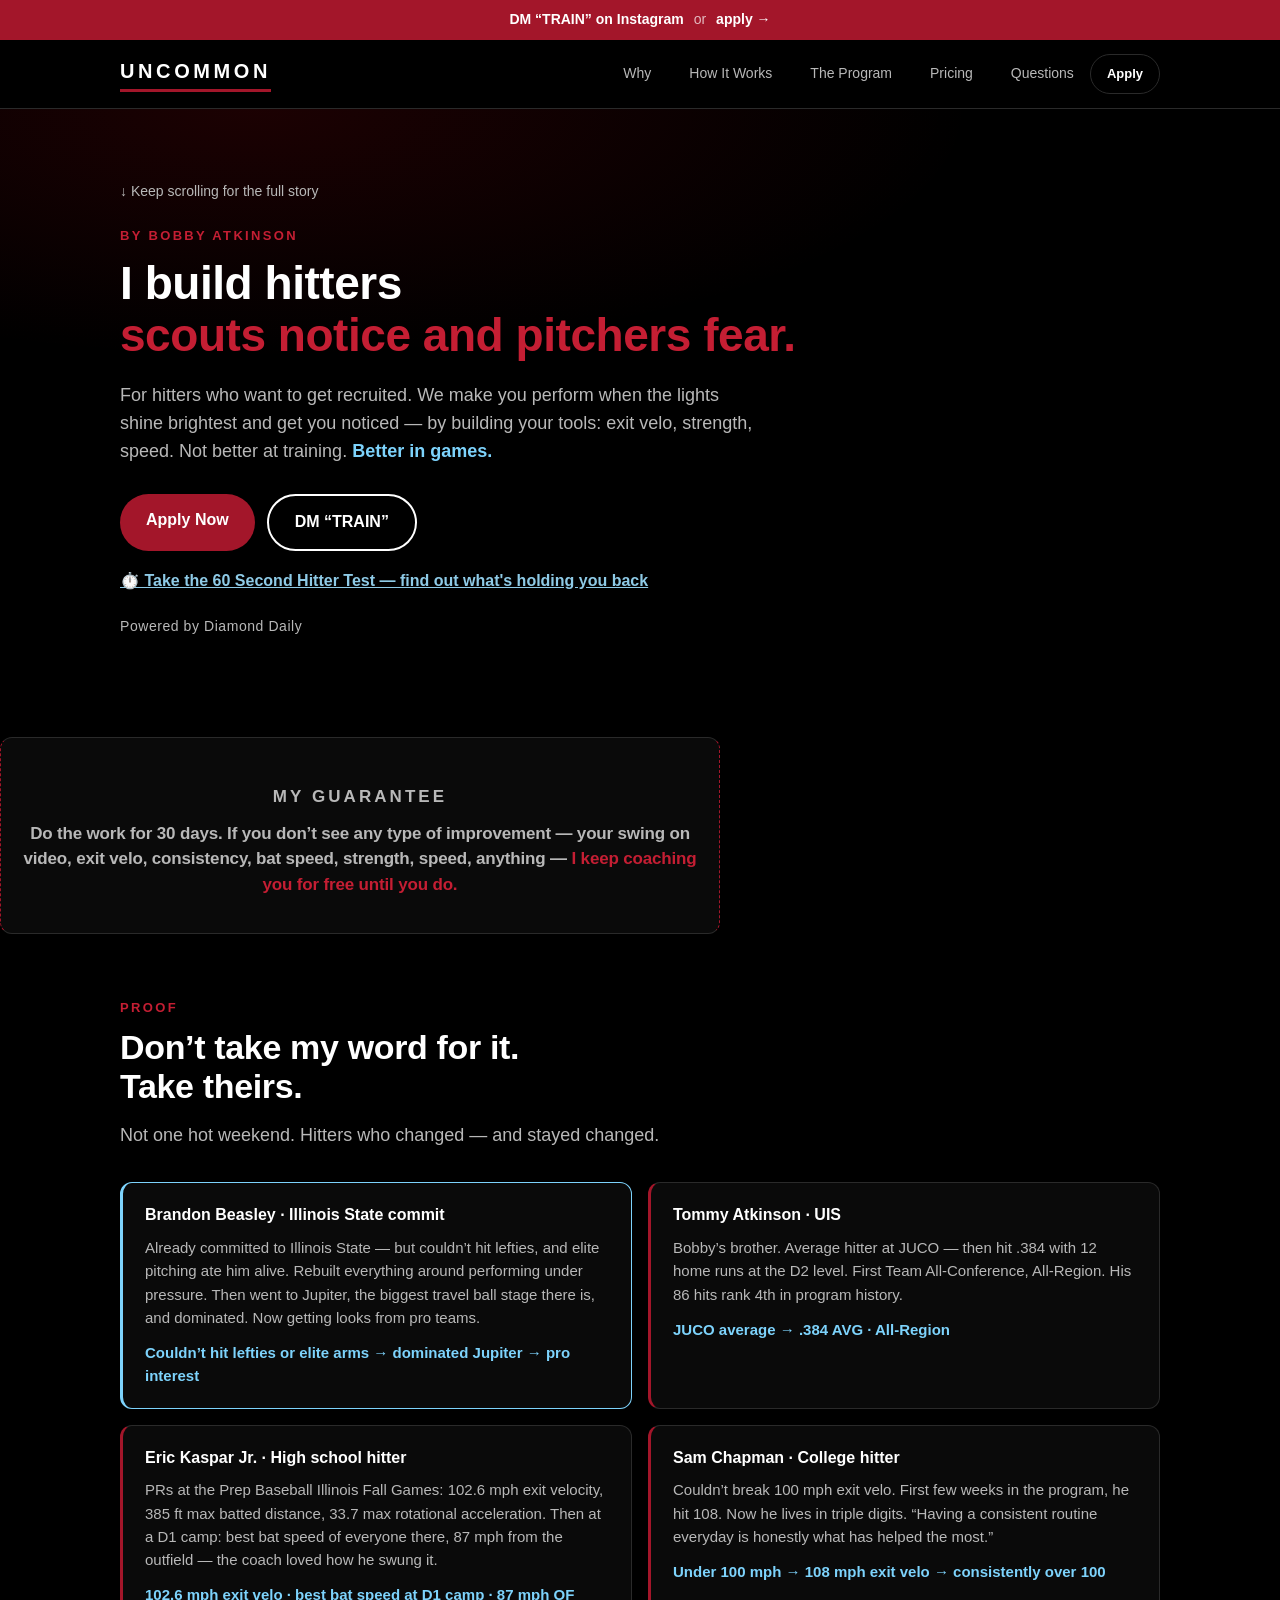
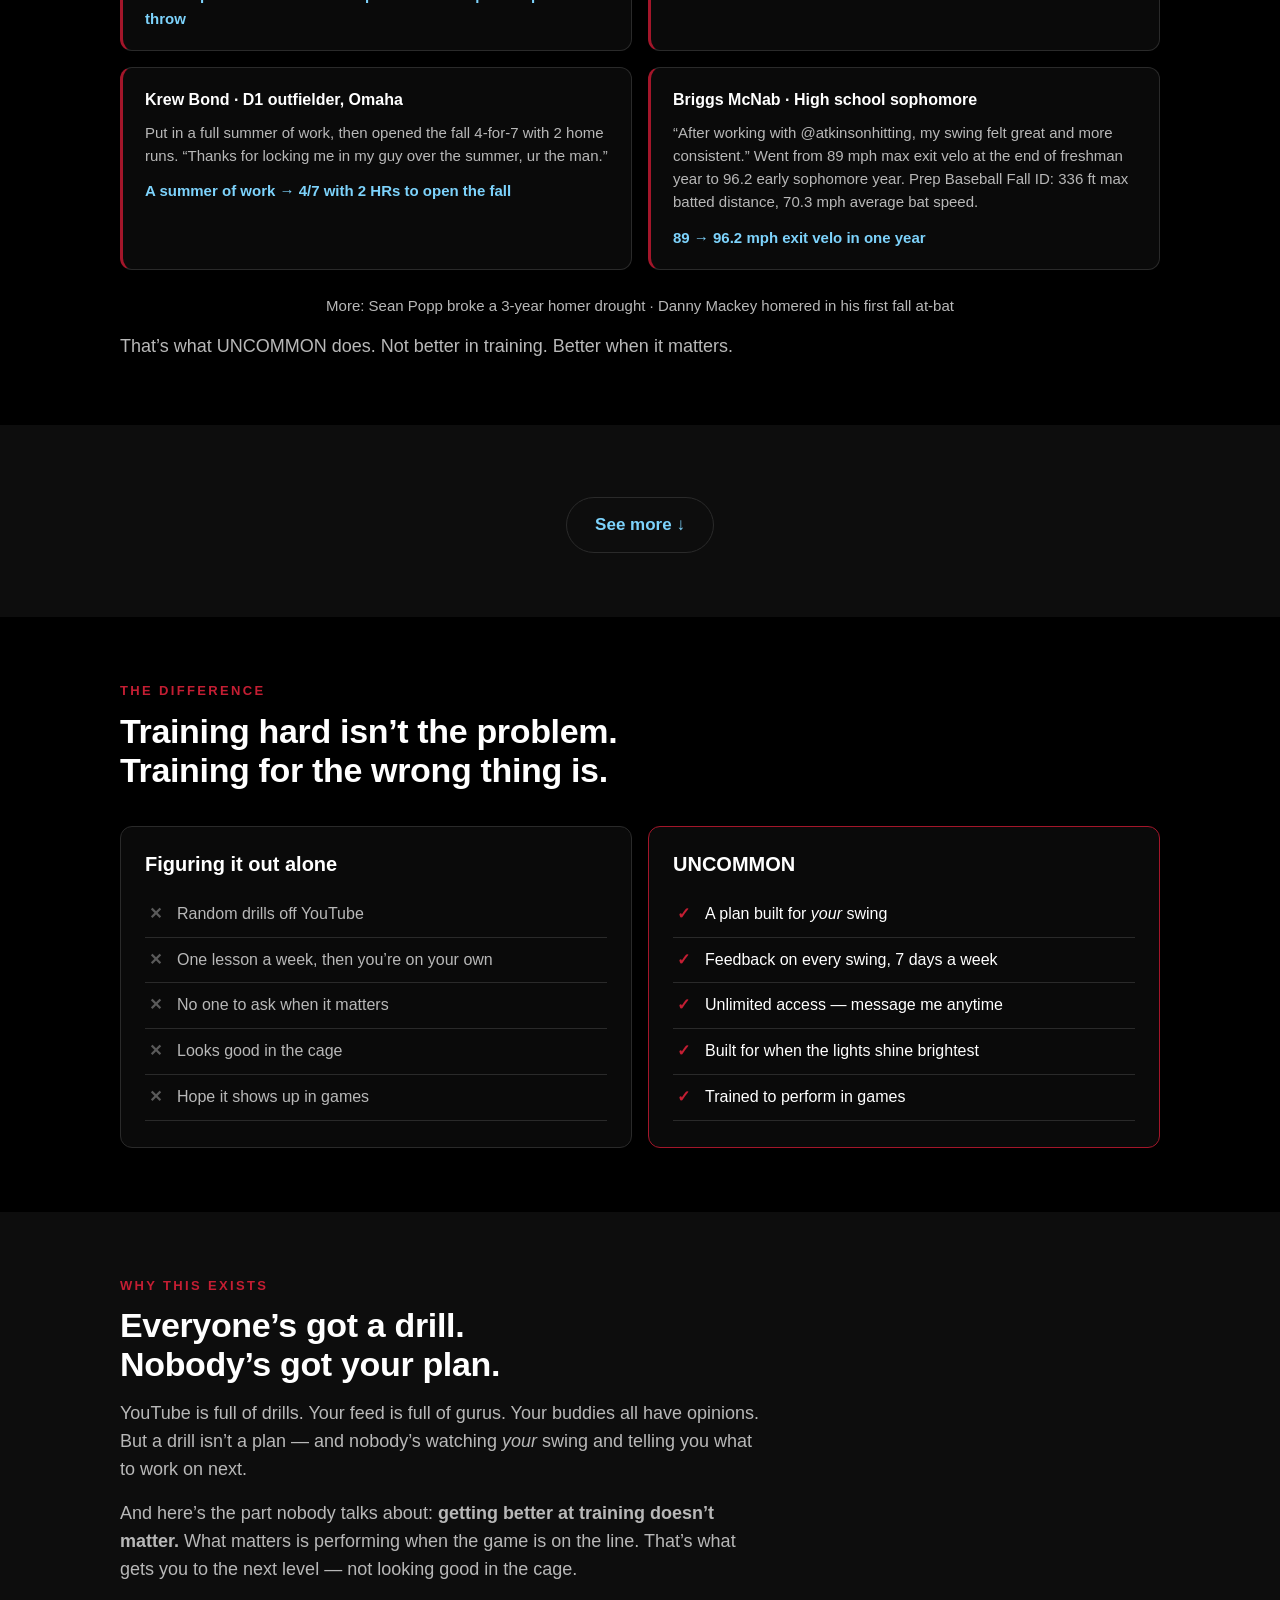
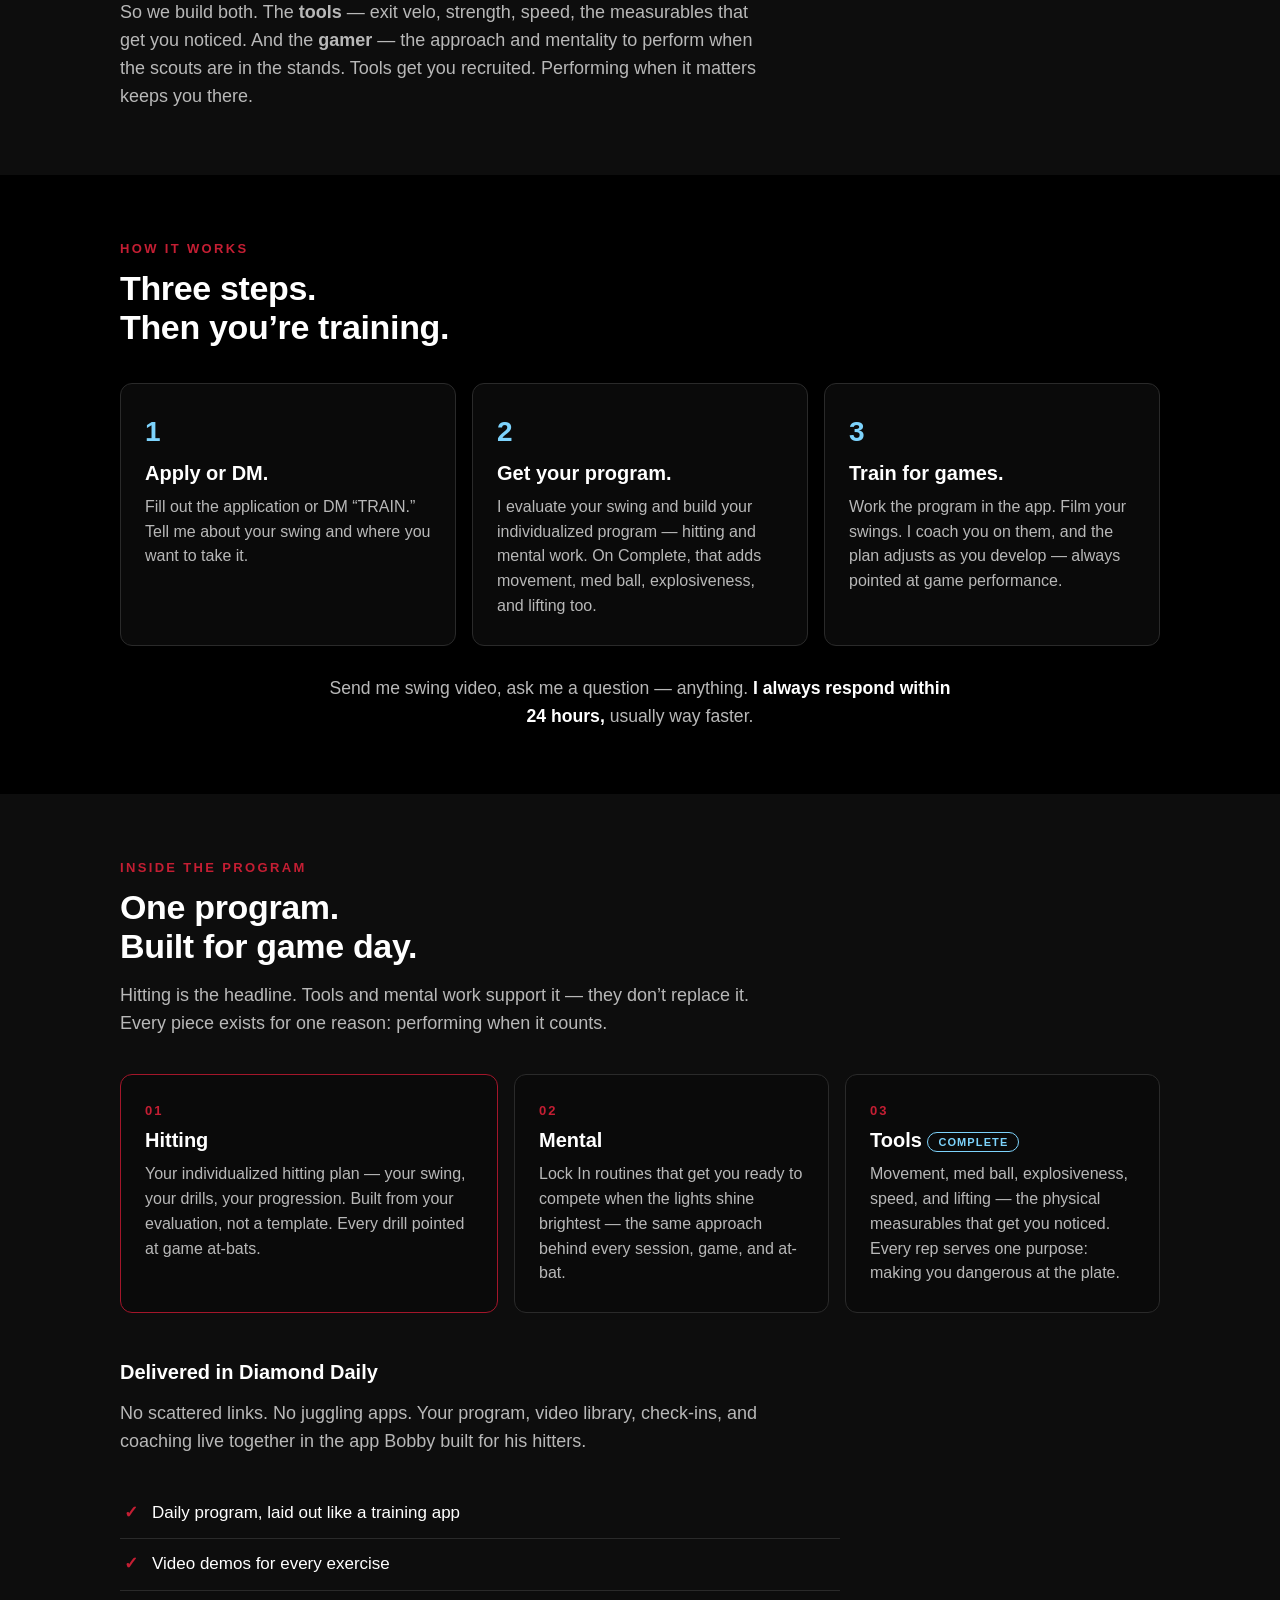
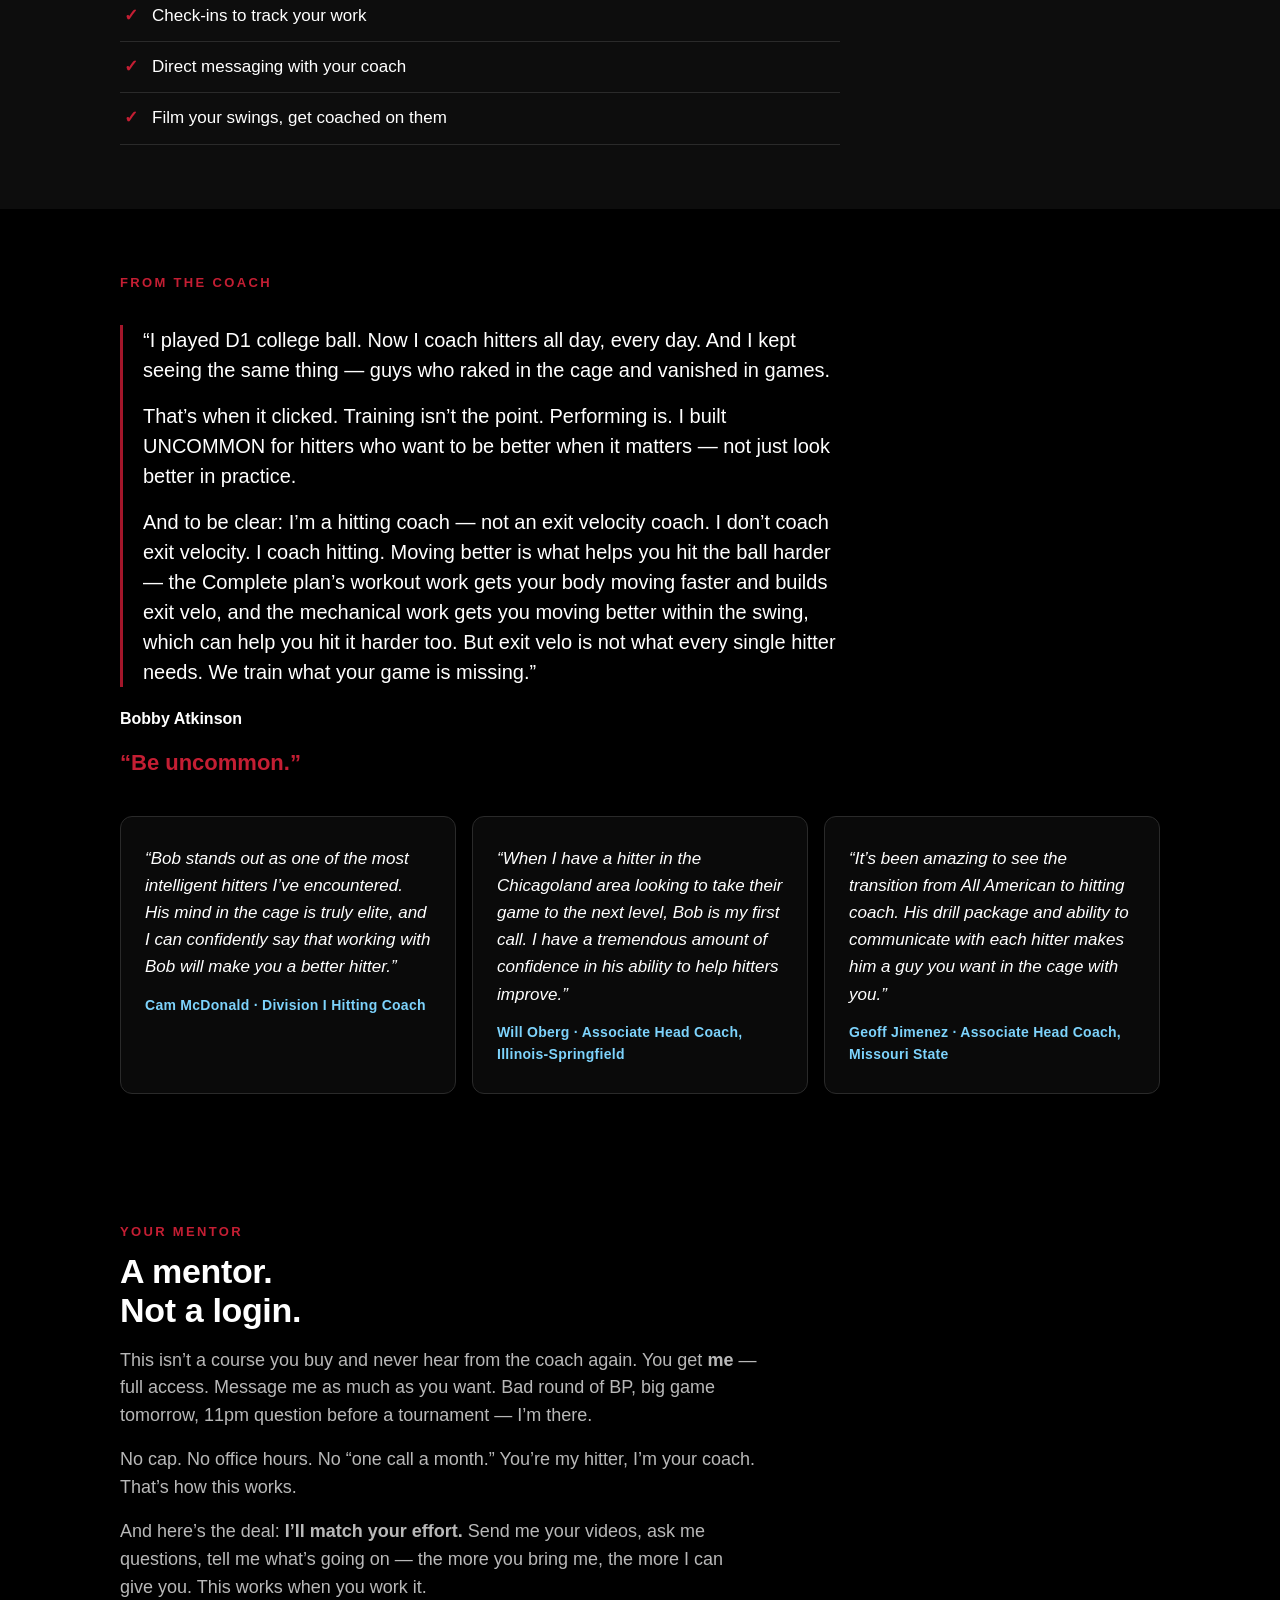
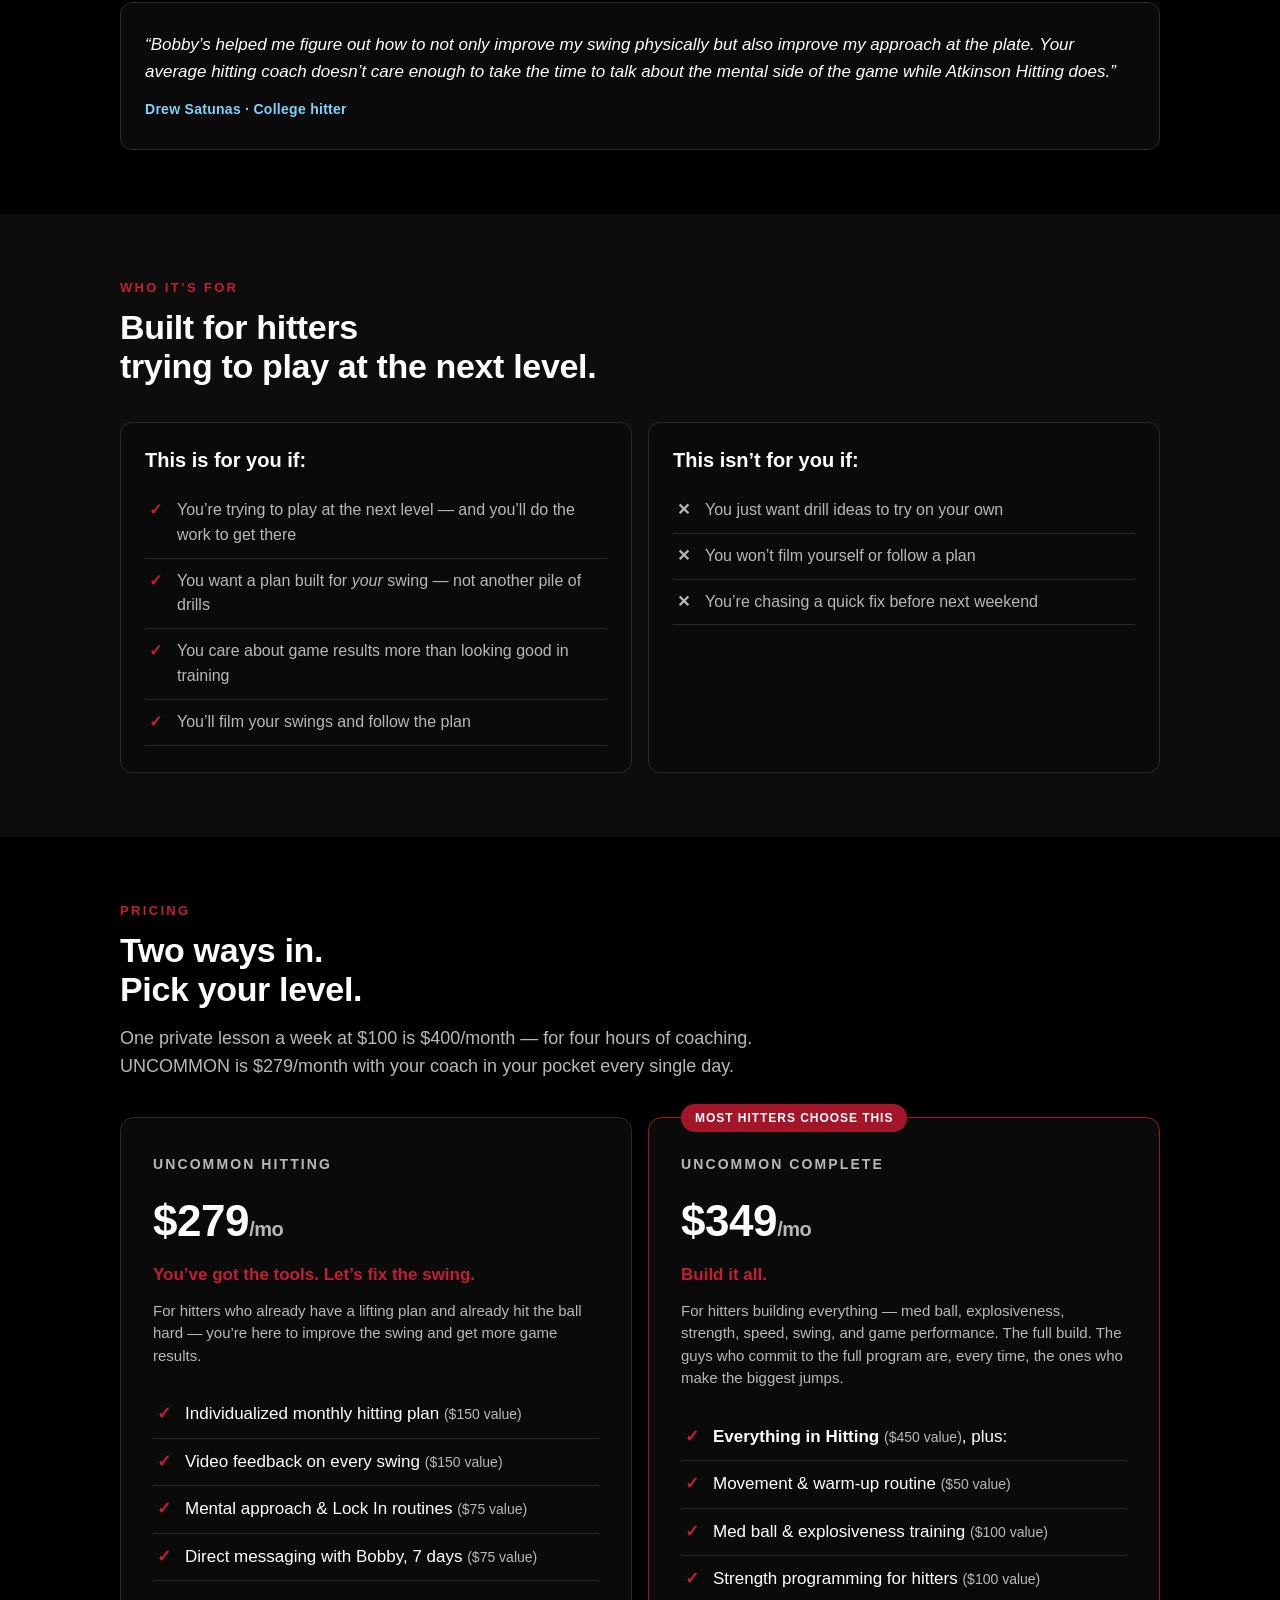
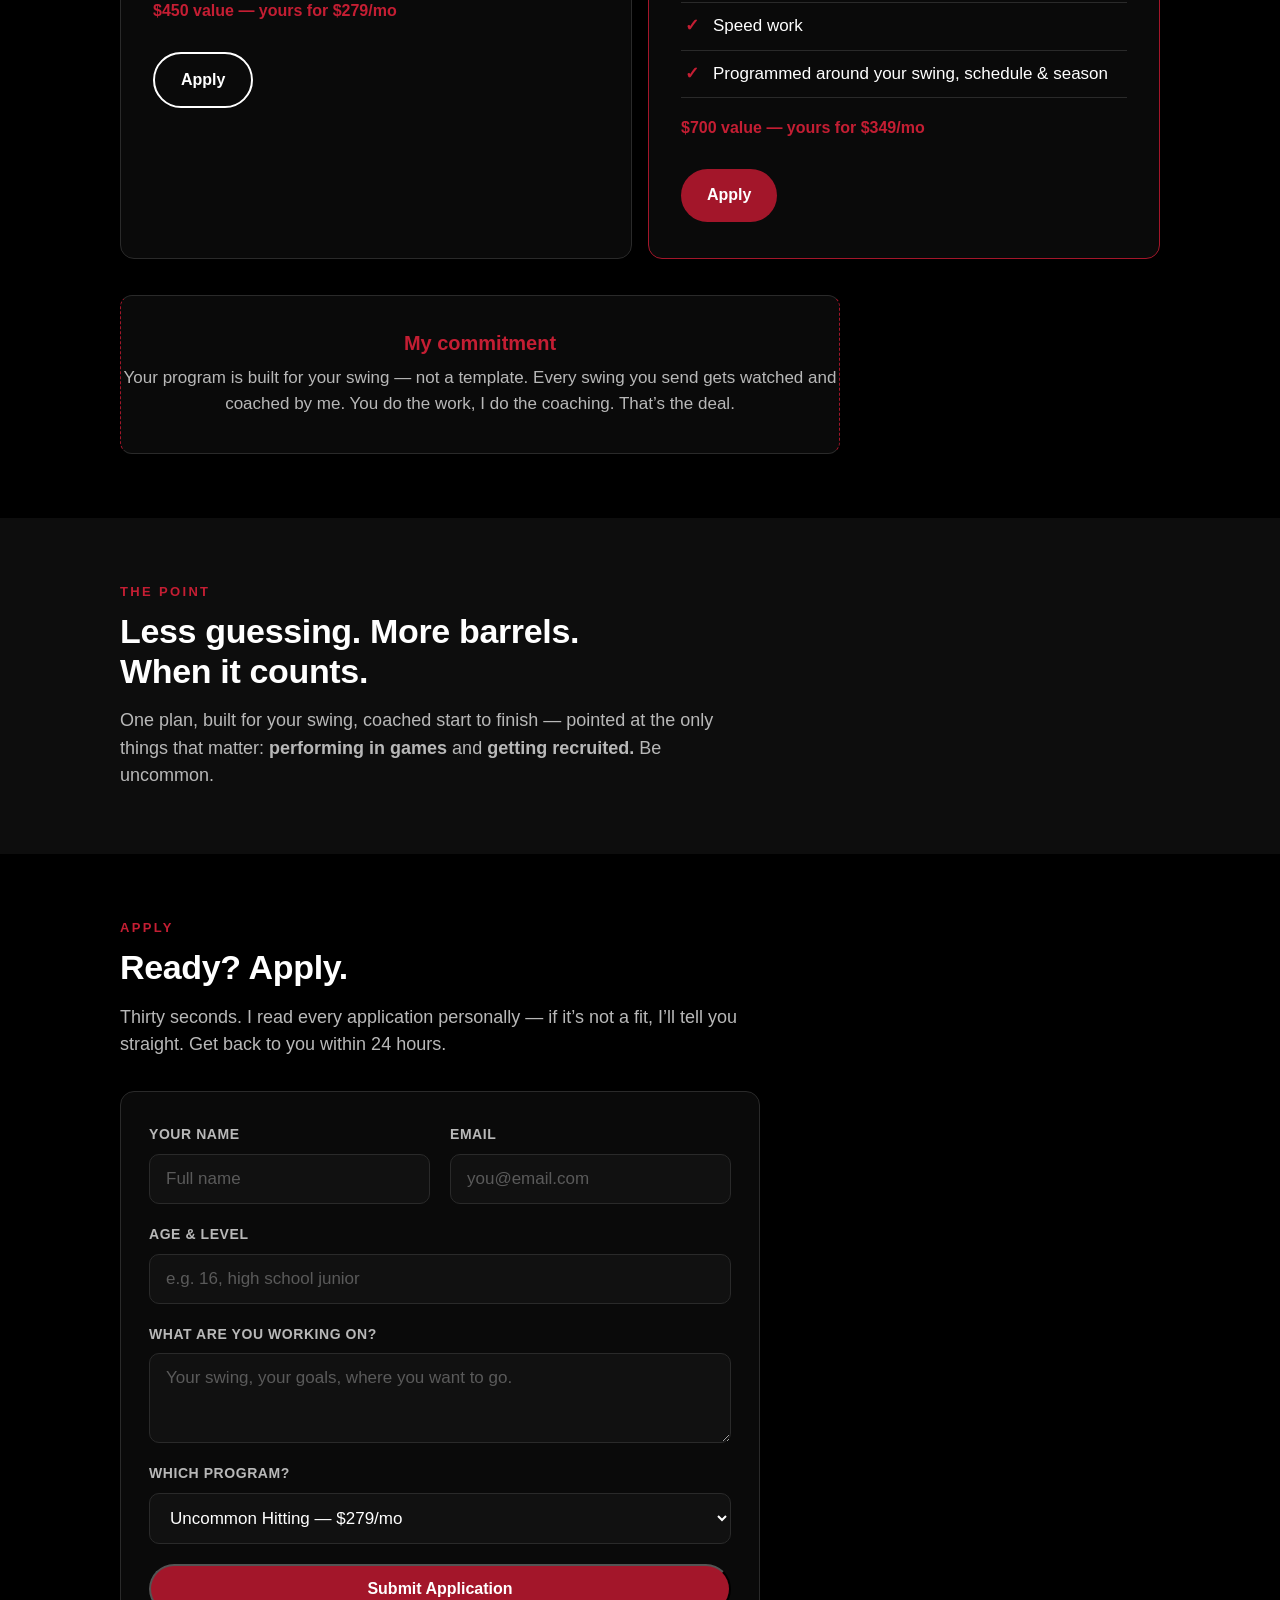
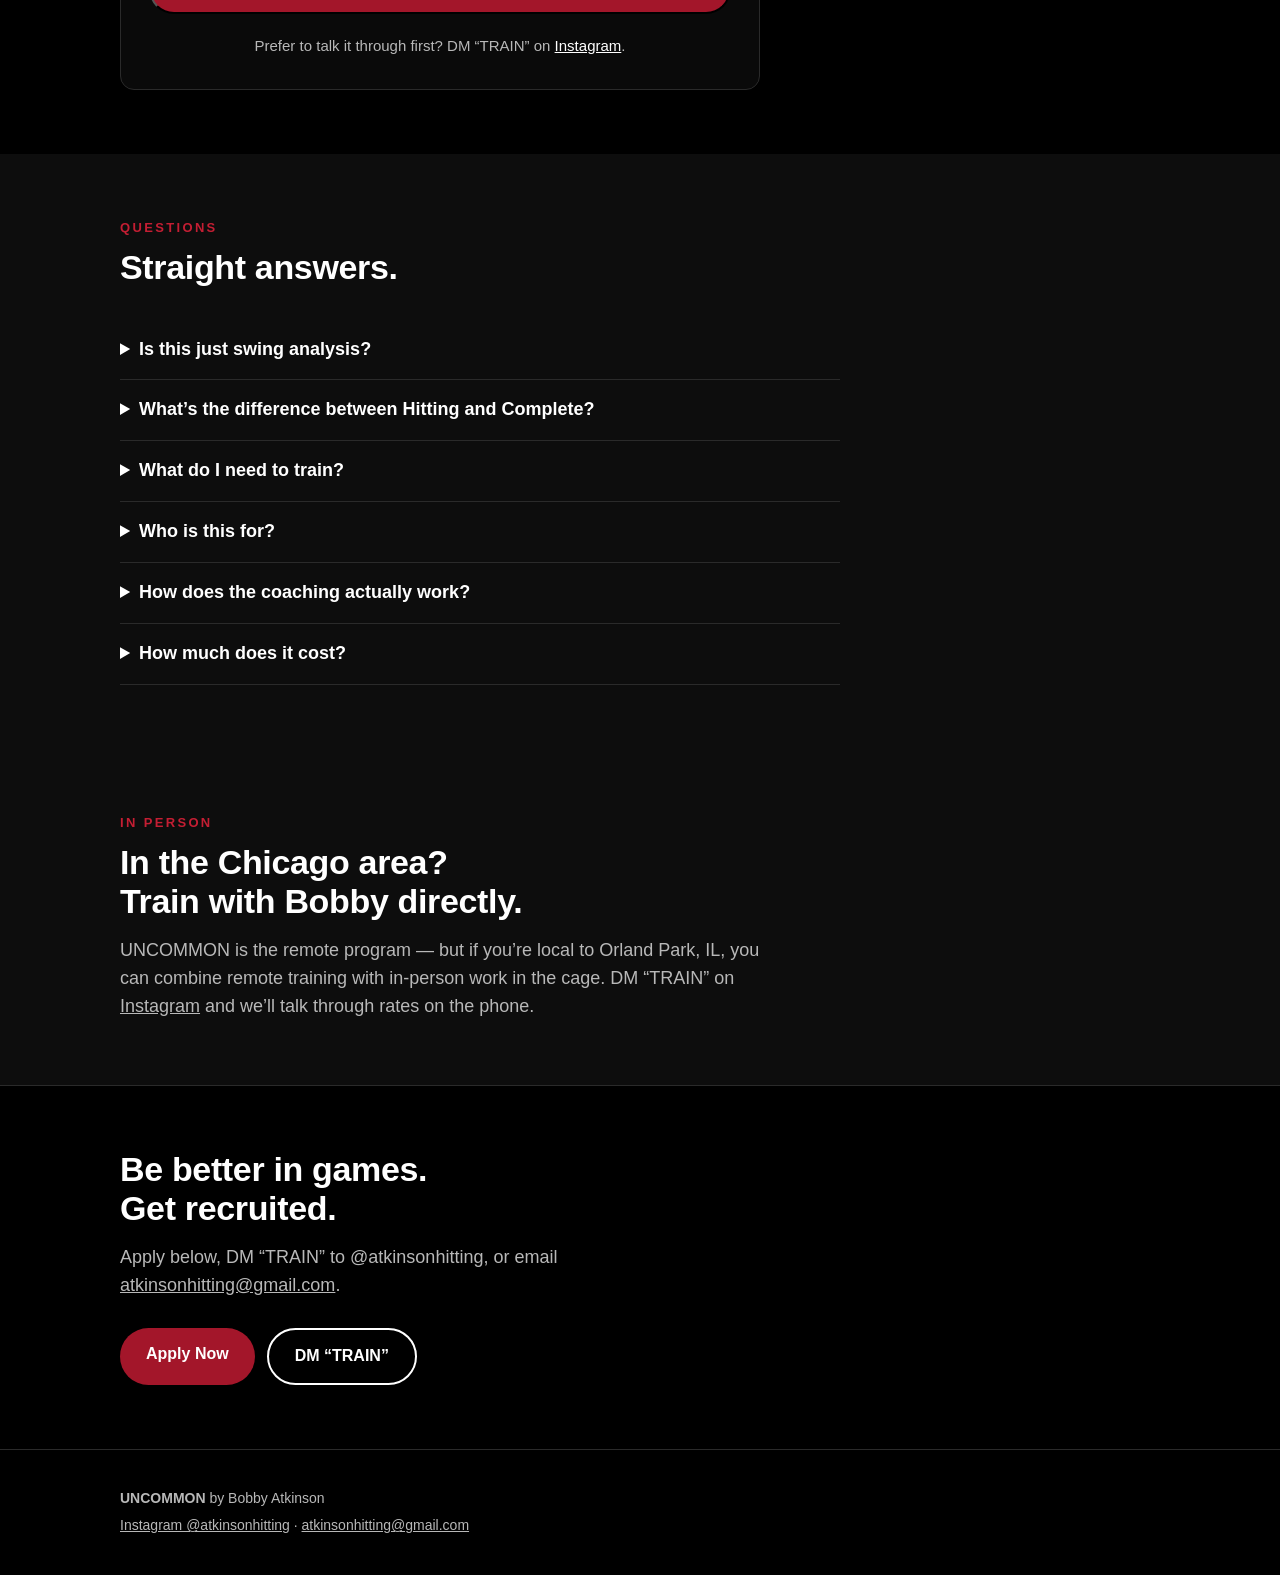
<file: index.html>
<!DOCTYPE html>
<html lang="en">
<head>
<meta charset="utf-8">
<meta name="viewport" content="width=device-width, initial-scale=1">
<title>UNCOMMON — Remote Hitting Program by Bobby Atkinson</title>
<meta name="description" content="UNCOMMON: a hitting program built for your swing — coached by Bobby Atkinson, delivered inside the Diamond Daily app. Not better at training. Better when the lights shine brightest.">
<link rel="stylesheet" href="styles.css">
</head>
<body>

<!-- TOP STRIP -->
<div class="top-strip">
  <div class="wrap top-strip-inner">
    <a href="https://www.instagram.com/atkinsonhitting/">DM &ldquo;TRAIN&rdquo; on Instagram</a>
    <span class="top-strip-sep">or</span>
    <a href="#apply">apply &rarr;</a>
  </div>
</div>

<header class="site-header">
  <div class="wrap header-inner">
    <a class="brand" href="#top" aria-label="UNCOMMON home">
      <span class="brand-text brand-uncommon">UNCOMMON</span>
    </a>
    <nav class="main-nav" aria-label="Main">
      <a href="#why">Why</a>
      <a href="#how">How It Works</a>
      <a href="#program">The Program</a>
      <a href="#pricing">Pricing</a>
      <a href="#questions">Questions</a>
    </nav>
    <a class="btn btn-small" href="#apply">Apply</a>
  </div>
</header>

<main id="top">
  <!-- HERO -->
  <section class="hero">
    <div class="wrap">
      <p class="scroll-hint">&darr; Keep scrolling for the full story</p>
      <p class="eyebrow">By Bobby Atkinson</p>
      <h1>I build hitters<br><span class="h1-accent">scouts notice and pitchers fear.</span></h1>
      <p class="lede">For hitters who want to get recruited. We make you perform when the lights shine brightest and get you noticed — by building your tools: exit velo, strength, speed. Not better at training. <strong class="lede-pop">Better in games.</strong></p>
      <!-- VIDEO: Bobby's program walkthrough goes here -->
      <div class="cta-row">
        <a class="btn btn-primary" href="#apply">Apply Now</a>
        <a class="btn btn-outline" href="https://www.instagram.com/atkinsonhitting/">DM &ldquo;TRAIN&rdquo;</a>
      </div>
      <p style="margin-top:18px;"><a href="quiz.html" style="color:#8ecae6; font-weight:700;">&#9201;&#65039; Take the 60 Second Hitter Test — find out what's holding you back</a></p>
      <p class="powered">Powered by Diamond Daily</p>
    </div>
  </section>

  <!-- GUARANTEE -->
  <section class="guarantee">
    <div class="wrap">
      <p class="guarantee-label">My guarantee</p>
      <p class="guarantee-text">Do the work for 30 days. If you don&rsquo;t see any type of improvement — your swing on video, exit velo, consistency, bat speed, strength, speed, anything — <strong>I keep coaching you for free until you do.</strong></p>
    </div>
  </section>

  <!-- PROOF -->
  <section class="section proof">
    <div class="wrap">
      <p class="eyebrow">Proof</p>
      <h2>Don&rsquo;t take my word for it.<br>Take theirs.</h2>
      <p class="section-intro">Not one hot weekend. Hitters who changed — and stayed changed.</p>
      <div class="proof-grid">
        <div class="proof-card proof-featured">
          <p class="proof-name">Brandon Beasley &middot; Illinois State commit</p>
          <p class="proof-body">Already committed to Illinois State — but couldn&rsquo;t hit lefties, and elite pitching ate him alive. Rebuilt everything around performing under pressure. Then went to Jupiter, the biggest travel ball stage there is, and dominated. Now getting looks from pro teams.</p>
          <p class="proof-result">Couldn&rsquo;t hit lefties or elite arms &rarr; dominated Jupiter &rarr; pro interest</p>
        </div>
        <div class="proof-card">
          <p class="proof-name">Tommy Atkinson &middot; UIS</p>
          <p class="proof-body">Bobby&rsquo;s brother. Average hitter at JUCO — then hit .384 with 12 home runs at the D2 level. First Team All-Conference, All-Region. His 86 hits rank 4th in program history.</p>
          <p class="proof-result">JUCO average &rarr; .384 AVG &middot; All-Region</p>
        </div>
        <div class="proof-card">
          <p class="proof-name">Eric Kaspar Jr. &middot; High school hitter</p>
          <p class="proof-body">PRs at the Prep Baseball Illinois Fall Games: 102.6 mph exit velocity, 385 ft max batted distance, 33.7 max rotational acceleration. Then at a D1 camp: best bat speed of everyone there, 87 mph from the outfield — the coach loved how he swung it.</p>
          <p class="proof-result">102.6 mph exit velo &middot; best bat speed at D1 camp &middot; 87 mph OF throw</p>
        </div>
        <div class="proof-card">
          <p class="proof-name">Sam Chapman &middot; College hitter</p>
          <p class="proof-body">Couldn&rsquo;t break 100 mph exit velo. First few weeks in the program, he hit 108. Now he lives in triple digits. &ldquo;Having a consistent routine everyday is honestly what has helped the most.&rdquo;</p>
          <p class="proof-result">Under 100 mph &rarr; 108 mph exit velo &rarr; consistently over 100</p>
        </div>
        <div class="proof-card">
          <p class="proof-name">Krew Bond &middot; D1 outfielder, Omaha</p>
          <p class="proof-body">Put in a full summer of work, then opened the fall 4-for-7 with 2 home runs. &ldquo;Thanks for locking me in my guy over the summer, ur the man.&rdquo;</p>
          <p class="proof-result">A summer of work &rarr; 4/7 with 2 HRs to open the fall</p>
        </div>
        <div class="proof-card">
          <p class="proof-name">Briggs McNab &middot; High school sophomore</p>
          <p class="proof-body">&ldquo;After working with @atkinsonhitting, my swing felt great and more consistent.&rdquo; Went from 89 mph max exit velo at the end of freshman year to 96.2 early sophomore year. Prep Baseball Fall ID: 336 ft max batted distance, 70.3 mph average bat speed.</p>
          <p class="proof-result">89 &rarr; 96.2 mph exit velo in one year</p>
        </div>
      </div>
      <p class="more-results">More: Sean Popp broke a 3-year homer drought &middot; Danny Mackey homered in his first fall at-bat</p>
      <p class="section-intro">That&rsquo;s what UNCOMMON does. Not better in training. Better when it matters.</p>
    </div>
  </section>

  <!-- ALL RESULTS -->
  <section class="section section-alt results-list">
    <div class="wrap">
      <details class="all-results">
        <summary class="all-results-toggle">See more <span class="toggle-arrow">&darr;</span></summary>
        <ul class="results">
        <li><strong>Brandon Beasley</strong> <span class="res-cred">Illinois State commit</span> — Couldn&rsquo;t hit lefties or elite pitching. Rebuilt his approach, dominated at Jupiter, now getting pro looks.</li>
        <li><strong>Sam Chapman</strong> <span class="res-cred">College hitter</span> — Exit velo from under 100 mph to 108 in his first few weeks. Now lives in triple digits.</li>
        <li><strong>Liam Stoffel</strong> <span class="res-cred">College freshman</span> — Recruited as a developmental player at 160 lbs. Showed up at 180, balled out in the fall, now competing for real playing time.</li>
        <li><strong>Krew Bond</strong> <span class="res-cred">D1 outfielder, Omaha</span> — Went 4-for-7 with 2 home runs in fall ball after a summer of work.</li>
        <li><strong>Ryan Seddon</strong> <span class="res-cred">D1 outfielder, Evansville</span> — 4–5 straight homers off the breaking ball machine. Then 92.5 mph average exit velo over a weekend, 2nd-highest distance on the team.</li>
        <li><strong>Sean Popp</strong> <span class="res-cred">College freshman</span> — Hit his first home run in three years.</li>
        <li><strong>Danny Mackey</strong> <span class="res-cred">College sophomore</span> — First at-bat of the fall: home run. Next at-bat: barreled RBI line drive. &ldquo;Using everything that you taught me has been a difference maker.&rdquo;</li>
        <li><strong>Drew Satunas</strong> <span class="res-cred">College freshman</span> — Averaging about a hit a game, raking in intersquads with a ton of RBIs — earned a start at DH.</li>
        <li><strong>Dom DeGregorio</strong> <span class="res-cred">High school freshman</span> — His dad: &ldquo;You&rsquo;re the only hitting coach that we&rsquo;ve seen game results with.&rdquo;</li>
        <li><strong>Myles Humes</strong> <span class="res-cred">High school hitter</span> — &ldquo;This is the best my swing has ever felt and the ball is jumping off my bat with the small adjustments you gave me.&rdquo;</li>
        <li><strong>Caleb Mease</strong> <span class="res-cred">High school hitter</span> — &ldquo;I feel like myself again. The best my swing has felt since freshman year.&rdquo;</li>
        <li><strong>Eric Kaspar Jr.</strong> <span class="res-cred">High school hitter</span> — PRs at the Prep Baseball Illinois Fall Games: 102.6 mph exit velo, 385 ft max batted distance, 33.7 max rotational acceleration. At a D1 camp: best bat speed of everyone, 87 mph from the outfield, coach loved how he swung it.</li>
        <li><strong>Briggs McNab</strong> <span class="res-cred">High school sophomore</span> — Exit velo from 89 at the end of freshman year to 96.2 early sophomore year. Prep Baseball Fall ID: 336 ft max batted distance, 70.3 mph avg bat speed.</li>
        <li><strong>Paddy Davidson</strong> <span class="res-cred">Heartland commit</span> — &ldquo;I wish I could&rsquo;ve started hitting with you all throughout high school. I&rsquo;m feeling really good about my swing now more than ever.&rdquo;</li>
        <li><strong>Tommy Durkin</strong> <span class="res-cred">High school hitter</span> — After a lesson: &ldquo;Last 2 days of hitting since the lesson have actually been my best 2 days in my life. Ball is going further and hit harder than ever.&rdquo;</li>
      </ul>
      </details>
    </div>
  </section>

  <!-- COMPARISON -->
  <section class="section" id="compare">
    <div class="wrap">
      <p class="eyebrow">The Difference</p>
      <h2>Training hard isn&rsquo;t the problem.<br>Training for the wrong thing is.</h2>
      <div class="compare-grid">
        <div class="compare-col compare-bad">
          <h3>Figuring it out alone</h3>
          <ul>
            <li>Random drills off YouTube</li>
            <li>One lesson a week, then you&rsquo;re on your own</li>
            <li>No one to ask when it matters</li>
            <li>Looks good in the cage</li>
            <li>Hope it shows up in games</li>
          </ul>
        </div>
        <div class="compare-col compare-good">
          <h3>UNCOMMON</h3>
          <ul>
            <li>A plan built for <em>your</em> swing</li>
            <li>Feedback on every swing, 7 days a week</li>
            <li>Unlimited access — message me anytime</li>
            <li>Built for when the lights shine brightest</li>
            <li>Trained to perform in games</li>
          </ul>
        </div>
      </div>
    </div>
  </section>

  <!-- WHY -->
  <section class="section section-alt" id="why">
    <div class="wrap">
      <p class="eyebrow">Why This Exists</p>
      <h2>Everyone&rsquo;s got a drill.<br>Nobody&rsquo;s got your plan.</h2>
      <p class="section-intro">YouTube is full of drills. Your feed is full of gurus. Your buddies all have opinions. But a drill isn&rsquo;t a plan — and nobody&rsquo;s watching <em>your</em> swing and telling you what to work on next.</p>
      <p class="section-intro">And here&rsquo;s the part nobody talks about: <strong>getting better at training doesn&rsquo;t matter.</strong> What matters is performing when the game is on the line. That&rsquo;s what gets you to the next level — not looking good in the cage.</p>
      <p class="section-intro">So we build both. The <strong>tools</strong> — exit velo, strength, speed, the measurables that get you noticed. And the <strong>gamer</strong> — the approach and mentality to perform when the scouts are in the stands. Tools get you recruited. Performing when it matters keeps you there.</p>
    </div>
  </section>

  <!-- HOW IT WORKS -->
  <section class="section" id="how">
    <div class="wrap">
      <p class="eyebrow">How It Works</p>
      <h2>Three steps.<br>Then you&rsquo;re training.</h2>
      <ol class="steps">
        <li>
          <p class="step-num">1</p>
          <h3>Apply or DM.</h3>
          <p>Fill out the application or DM &ldquo;TRAIN.&rdquo; Tell me about your swing and where you want to take it.</p>
        </li>
        <li>
          <p class="step-num">2</p>
          <h3>Get your program.</h3>
          <p>I evaluate your swing and build your individualized program — hitting and mental work. On Complete, that adds movement, med ball, explosiveness, and lifting too.</p>
        </li>
        <li>
          <p class="step-num">3</p>
          <h3>Train for games.</h3>
          <p>Work the program in the app. Film your swings. I coach you on them, and the plan adjusts as you develop — always pointed at game performance.</p>
        </li>
      </ol>
      <p class="response-promise">Send me swing video, ask me a question — anything. <strong>I always respond within 24 hours,</strong> usually way faster.</p>
    </div>
  </section>

  <!-- INSIDE THE PROGRAM -->
  <section class="section section-alt" id="program">
    <div class="wrap">
      <p class="eyebrow">Inside The Program</p>
      <h2>One program.<br>Built for game day.</h2>
      <p class="section-intro">Hitting is the headline. Tools and mental work support it — they don&rsquo;t replace it. Every piece exists for one reason: performing when it counts.</p>
      <div class="pillars">
        <article class="pillar pillar-main">
          <p class="pillar-num">01</p>
          <h3>Hitting</h3>
          <p>Your individualized hitting plan — your swing, your drills, your progression. Built from your evaluation, not a template. Every drill pointed at game at-bats.</p>
        </article>
        <article class="pillar">
          <p class="pillar-num">02</p>
          <h3>Mental</h3>
          <p>Lock In routines that get you ready to compete when the lights shine brightest — the same approach behind every session, game, and at-bat.</p>
        </article>
        <article class="pillar">
          <p class="pillar-num">03</p>
          <h3>Tools <span class="pillar-tag">Complete</span></h3>
          <p>Movement, med ball, explosiveness, speed, and lifting — the physical measurables that get you noticed. Every rep serves one purpose: making you dangerous at the plate.</p>
        </article>
      </div>
      <h3 class="app-heading">Delivered in Diamond Daily</h3>
      <p class="section-intro">No scattered links. No juggling apps. Your program, video library, check-ins, and coaching live together in the app Bobby built for his hitters.</p>
      <ul class="app-features">
        <li>Daily program, laid out like a training app</li>
        <li>Video demos for every exercise</li>
        <li>Check-ins to track your work</li>
        <li>Direct messaging with your coach</li>
        <li>Film your swings, get coached on them</li>
      </ul>
    </div>
  </section>

  <!-- FROM THE COACH -->
  <section class="section founder" id="coach">
    <div class="wrap">
      <p class="eyebrow">From The Coach</p>
      <blockquote>
        <p>&ldquo;I played D1 college ball. Now I coach hitters all day, every day. And I kept seeing the same thing — guys who raked in the cage and vanished in games.</p>
        <p>That&rsquo;s when it clicked. Training isn&rsquo;t the point. Performing is. I built UNCOMMON for hitters who want to be better when it matters — not just look better in practice.</p>
        <p>And to be clear: I&rsquo;m a hitting coach — not an exit velocity coach. I don&rsquo;t coach exit velocity. I coach hitting. Moving better is what helps you hit the ball harder — the Complete plan&rsquo;s workout work gets your body moving faster and builds exit velo, and the mechanical work gets you moving better within the swing, which can help you hit it harder too. But exit velo is not what every single hitter needs. We train what your game is missing.&rdquo;</p>
      </blockquote>
      <p class="founder-name">Bobby Atkinson</p>
      <p class="founder-quote">&ldquo;Be uncommon.&rdquo;</p>
      <div class="endorsements">
        <div class="endorse-card">
          <p class="endorse-body">&ldquo;Bob stands out as one of the most intelligent hitters I&rsquo;ve encountered. His mind in the cage is truly elite, and I can confidently say that working with Bob will make you a better hitter.&rdquo;</p>
          <p class="endorse-name">Cam McDonald &middot; Division I Hitting Coach</p>
        </div>
        <div class="endorse-card">
          <p class="endorse-body">&ldquo;When I have a hitter in the Chicagoland area looking to take their game to the next level, Bob is my first call. I have a tremendous amount of confidence in his ability to help hitters improve.&rdquo;</p>
          <p class="endorse-name">Will Oberg &middot; Associate Head Coach, Illinois-Springfield</p>
        </div>
        <div class="endorse-card">
          <p class="endorse-body">&ldquo;It&rsquo;s been amazing to see the transition from All American to hitting coach. His drill package and ability to communicate with each hitter makes him a guy you want in the cage with you.&rdquo;</p>
          <p class="endorse-name">Geoff Jimenez &middot; Associate Head Coach, Missouri State</p>
        </div>
      </div>
    </div>
  </section>

  <!-- MENTOR -->
  <section class="section mentor">
    <div class="wrap">
      <p class="eyebrow">Your Mentor</p>
      <h2>A mentor.<br>Not a login.</h2>
      <p class="section-intro">This isn&rsquo;t a course you buy and never hear from the coach again. You get <strong>me</strong> — full access. Message me as much as you want. Bad round of BP, big game tomorrow, 11pm question before a tournament — I&rsquo;m there.</p>
      <p class="section-intro">No cap. No office hours. No &ldquo;one call a month.&rdquo; You&rsquo;re my hitter, I&rsquo;m your coach. That&rsquo;s how this works.</p>
      <p class="section-intro">And here&rsquo;s the deal: <strong>I&rsquo;ll match your effort.</strong> Send me your videos, ask me questions, tell me what&rsquo;s going on — the more you bring me, the more I can give you. This works when you work it.</p>
      <div class="endorse-card">
        <p class="endorse-body">&ldquo;Bobby&rsquo;s helped me figure out how to not only improve my swing physically but also improve my approach at the plate. Your average hitting coach doesn&rsquo;t care enough to take the time to talk about the mental side of the game while Atkinson Hitting does.&rdquo;</p>
        <p class="endorse-name">Drew Satunas &middot; College hitter</p>
      </div>
    </div>
  </section>

  <!-- WHO IT'S FOR -->
  <section class="section section-alt" id="who">
    <div class="wrap">
      <p class="eyebrow">Who It&rsquo;s For</p>
      <h2>Built for hitters<br>trying to play at the next level.</h2>
      <div class="for-grid">
        <div class="for-col">
          <h3>This is for you if:</h3>
          <ul class="for-list">
            <li>You&rsquo;re trying to play at the next level — and you&rsquo;ll do the work to get there</li>
            <li>You want a plan built for <em>your</em> swing — not another pile of drills</li>
            <li>You care about game results more than looking good in training</li>
            <li>You&rsquo;ll film your swings and follow the plan</li>
          </ul>
        </div>
        <div class="for-col">
          <h3>This isn&rsquo;t for you if:</h3>
          <ul class="for-list">
            <li>You just want drill ideas to try on your own</li>
            <li>You won&rsquo;t film yourself or follow a plan</li>
            <li>You&rsquo;re chasing a quick fix before next weekend</li>
          </ul>
        </div>
      </div>
    </div>
  </section>

  <!-- PRICING -->
  <section class="section" id="pricing">
    <div class="wrap">
      <p class="eyebrow">Pricing</p>
      <h2>Two ways in.<br>Pick your level.</h2>
      <p class="section-intro">One private lesson a week at $100 is $400/month — for four hours of coaching. UNCOMMON is $279/month with your coach in your pocket every single day.</p>
      <div class="price-grid">
        <div class="price-card">
          <p class="price-name">Uncommon Hitting</p>
          <p class="price-amount">$279<span class="price-per">/mo</span></p>
          <p class="price-tag">You&rsquo;ve got the tools. Let&rsquo;s fix the swing.</p>
          <p class="price-desc">For hitters who already have a lifting plan and already hit the ball hard — you&rsquo;re here to improve the swing and get more game results.</p>
          <ul class="price-list">
            <li>Individualized monthly hitting plan <span class="val">($150 value)</span></li>
            <li>Video feedback on every swing <span class="val">($150 value)</span></li>
            <li>Mental approach &amp; Lock In routines <span class="val">($75 value)</span></li>
            <li>Direct messaging with Bobby, 7 days <span class="val">($75 value)</span></li>
          </ul>
          <p class="price-total">$450 value &mdash; yours for $279/mo</p>
          <div class="cta-row">
            <a class="btn btn-outline" href="#apply">Apply</a>
          </div>
        </div>
        <div class="price-card price-featured">
          <p class="price-badge">Most hitters choose this</p>
          <p class="price-name">Uncommon Complete</p>
          <p class="price-amount">$349<span class="price-per">/mo</span></p>
          <p class="price-tag">Build it all.</p>
          <p class="price-desc">For hitters building everything — med ball, explosiveness, strength, speed, swing, and game performance. The full build. The guys who commit to the full program are, every time, the ones who make the biggest jumps.</p>
          <ul class="price-list">
            <li><strong>Everything in Hitting</strong> <span class="val">($450 value)</span>, plus:</li>
            <li>Movement &amp; warm-up routine <span class="val">($50 value)</span></li>
            <li>Med ball &amp; explosiveness training <span class="val">($100 value)</span></li>
            <li>Strength programming for hitters <span class="val">($100 value)</span></li>
            <li>Speed work</li>
            <li>Programmed around your swing, schedule &amp; season</li>
          </ul>
          <p class="price-total">$700 value &mdash; yours for $349/mo</p>
          <div class="cta-row">
            <a class="btn btn-primary" href="#apply">Apply</a>
          </div>
        </div>
      </div>
      <div class="guarantee">
        <h3>My commitment</h3>
        <p>Your program is built for your swing — not a template. Every swing you send gets watched and coached by me. You do the work, I do the coaching. That&rsquo;s the deal.</p>
      </div>
    </div>
  </section>

  <!-- THE POINT -->
  <section class="section section-alt point">
    <div class="wrap">
      <p class="eyebrow">The Point</p>
      <h2>Less guessing. More barrels.<br>When it counts.</h2>
      <p class="section-intro">One plan, built for your swing, coached start to finish — pointed at the only things that matter: <strong>performing in games</strong> and <strong>getting recruited.</strong> Be uncommon.</p>
    </div>
  </section>

  <!-- APPLY -->
  <section class="section" id="apply">
    <div class="wrap">
      <p class="eyebrow">Apply</p>
      <h2>Ready? Apply.</h2>
      <p class="section-intro">Thirty seconds. I read every application personally — if it&rsquo;s not a fit, I&rsquo;ll tell you straight. Get back to you within 24 hours.</p>
      <form id="apply-form" class="apply-form" novalidate>
        <div class="form-grid">
          <label class="fld">Your name
            <input type="text" name="name" autocomplete="name" placeholder="Full name" required>
          </label>
          <label class="fld">Email
            <input type="email" name="email" autocomplete="email" placeholder="you@email.com" required>
          </label>
        </div>
        <label class="fld">Age &amp; level
          <input type="text" name="level" placeholder="e.g. 16, high school junior" required>
        </label>
        <label class="fld">What are you working on?
          <textarea name="goals" rows="3" placeholder="Your swing, your goals, where you want to go." required></textarea>
        </label>
        <label class="fld">Which program?
          <select name="tier">
            <option>Uncommon Hitting — $279/mo</option>
            <option>Uncommon Complete — $349/mo</option>
            <option>Not sure yet</option>
          </select>
        </label>
        <button type="submit" class="btn btn-primary btn-block">Submit Application</button>
        <p class="form-note" id="apply-note">Prefer to talk it through first? DM &ldquo;TRAIN&rdquo; on <a href="https://www.instagram.com/atkinsonhitting/">Instagram</a>.</p>
      </form>
    </div>
  </section>

  <!-- QUESTIONS -->
  <section class="section section-alt" id="questions">
    <div class="wrap">
      <p class="eyebrow">Questions</p>
      <h2>Straight answers.</h2>
      <div class="faq">
        <details>
          <summary>Is this just swing analysis?</summary>
          <p>No. Swing feedback is part of it, but this is a full program — hitting plan, movement, med ball, lifting, and mental work, all pointed at one thing: performing in games.</p>
        </details>
        <details>
          <summary>What&rsquo;s the difference between Hitting and Complete?</summary>
          <p>Hitting is swing + mind: your individualized swing plan, video feedback, and mental approach — for players who already lift and already hit the ball hard. Complete adds everything physical: movement, med ball, explosiveness, strength, and speed. And to be clear — I&rsquo;m a hitting coach, not an exit velocity coach. Moving better helps you hit the ball harder: the Complete workout plan gets your body moving faster and builds exit velo, and the mechanical work gets you moving better within the swing, which can help you hit it harder too. But exit velo isn&rsquo;t what every hitter needs — we train what your game is missing.</p>
        </details>
        <details>
          <summary>What do I need to train?</summary>
          <p>A place to hit and a phone to film your swings. No special equipment required to start.</p>
        </details>
        <details>
          <summary>Who is this for?</summary>
          <p>Hitters trying to play at the next level who want a plan built for them — not another pile of drills. If it&rsquo;s not a fit, Bobby will tell you straight.</p>
        </details>
        <details>
          <summary>How does the coaching actually work?</summary>
          <p>Your program lives in the Diamond Daily app. You train, film your swings, and send them in. Bobby coaches you on video, answers your questions, and adjusts the plan as you develop.</p>
        </details>
        <details>
          <summary>How much does it cost?</summary>
          <p>Two options: <strong>Uncommon Hitting at $279/mo</strong> — your individualized swing plan, video feedback, mental approach, and messaging. <strong>Uncommon Complete at $349/mo</strong> — everything in Hitting plus the tools side: movement, med ball, explosiveness, lifting, and speed. Less than one private lesson a week, with coaching all 7 days. Cancel anytime.</p>
        </details>
      </div>
    </div>
  </section>

  <!-- IN-PERSON -->
  <section class="section section-alt in-person">
    <div class="wrap">
      <p class="eyebrow">In Person</p>
      <h2>In the Chicago area?<br>Train with Bobby directly.</h2>
      <p class="section-intro">UNCOMMON is the remote program — but if you&rsquo;re local to Orland Park, IL, you can combine remote training with in-person work in the cage. DM &ldquo;TRAIN&rdquo; on <a href="https://www.instagram.com/atkinsonhitting/">Instagram</a> and we&rsquo;ll talk through rates on the phone.</p>
    </div>
  </section>

  <!-- FINAL CTA -->
  <section class="section final-cta">
    <div class="wrap">
      <h2>Be better in games.<br>Get recruited.</h2>
      <p class="section-intro">Apply below, DM &ldquo;TRAIN&rdquo; to @atkinsonhitting, or email <a href="mailto:atkinsonhitting@gmail.com">atkinsonhitting@gmail.com</a>.</p>
      <div class="cta-row">
        <a class="btn btn-primary" href="#apply">Apply Now</a>
        <a class="btn btn-outline" href="https://www.instagram.com/atkinsonhitting/">DM &ldquo;TRAIN&rdquo;</a>
      </div>
    </div>
  </section>
</main>

<!-- STICKY MOBILE CTA -->
<div class="sticky-cta" id="sticky-cta">
  <a class="btn btn-primary" href="#apply">Apply for UNCOMMON</a>
  <a class="sticky-dm" href="https://www.instagram.com/atkinsonhitting/">DM</a>
</div>

<!-- IN-APP BROWSER NUDGE -->
<div class="browser-nudge" id="browser-nudge" hidden>
  <p>You're viewing this inside Instagram's browser. For the best experience, tap <strong>&middot;&middot;&middot;</strong> (top right) → <strong>Open in Browser</strong>.</p>
  <button class="nudge-close" id="nudge-close" aria-label="Dismiss">&times;</button>
</div>

<footer class="site-footer">
  <div class="wrap footer-inner">
    <p><strong>UNCOMMON</strong> by Bobby Atkinson</p>
    <p>
      <a href="https://www.instagram.com/atkinsonhitting/">Instagram @atkinsonhitting</a> &middot;
      <a href="mailto:atkinsonhitting@gmail.com">atkinsonhitting@gmail.com</a>
    </p>
  </div>
</footer>

<script>
// Show a nudge when opened inside Instagram/TikTok/Facebook's in-app browser
(function () {
  var ua = navigator.userAgent || '';
  var inApp = /Instagram|FBAN|FBAV|TikTok|musical_ly|Line\/|Twitter/i.test(ua);
  if (inApp) {
    var nudge = document.getElementById('browser-nudge');
    nudge.hidden = false;
    document.getElementById('nudge-close').addEventListener('click', function () {
      nudge.hidden = true;
    });
  }
})();

document.getElementById('apply-form').addEventListener('submit', function (e) {
  e.preventDefault();
  var form = e.target;
  var note = document.getElementById('apply-note');
  var name = form.name.value.trim();
  var email = form.email.value.trim();
  var level = form.level.value.trim();
  var goals = form.goals.value.trim();
  var tier = form.tier.value;
  if (!name || !email || !level || !goals) {
    note.textContent = 'Fill out every field so I know who I\u2019m talking to.';
    return;
  }
  note.textContent = 'Sending\u2026';
  fetch('https://formsubmit.co/ajax/atkinsonhitting@gmail.com', {
    method: 'POST',
    headers: { 'Content-Type': 'application/json', 'Accept': 'application/json' },
    body: JSON.stringify({
      _subject: 'UNCOMMON Application \u2014 ' + name,
      _honey: '',
      Name: name,
      Email: email,
      'Age & level': level,
      'Working on': goals,
      Program: tier
    })
  }).then(function (res) {
    if (!res.ok) throw new Error('send failed');
    form.reset();
    note.innerHTML = 'Application sent. I\u2019ll get back to you within 24 hours. Want it faster? DM \u201cTRAIN\u201d on <a href="https://www.instagram.com/atkinsonhitting/">Instagram</a>.';
  }).catch(function () {
    note.textContent = 'Something went wrong sending that \u2014 DM \u201cTRAIN\u201d on Instagram instead and we\u2019ll get you sorted.';
  });
});

// Sticky CTA: show after hero scrolls out of view (mobile only via CSS)
(function () {
  var bar = document.getElementById('sticky-cta');
  var hero = document.querySelector('.hero');
  if (!bar || !hero || !('IntersectionObserver' in window)) return;
  new IntersectionObserver(function (entries) {
    bar.classList.toggle('show', !entries[0].isIntersecting);
  }, { threshold: 0 }).observe(hero);
})();
</script>
</body>
</html>
</file>
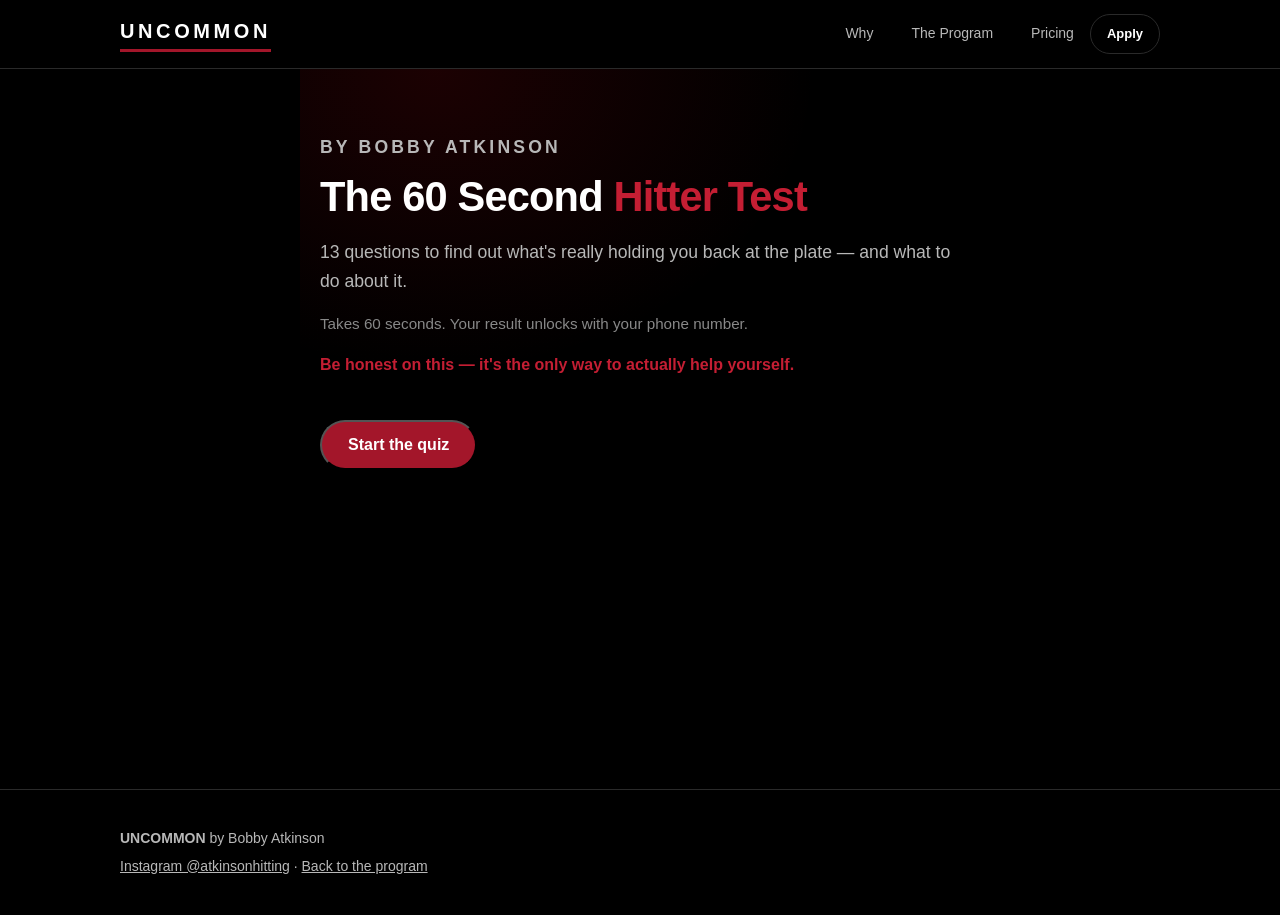
<file: quiz.html>
<!DOCTYPE html>
<html lang="en">
<head>
<meta charset="UTF-8">
<meta name="viewport" content="width=device-width, initial-scale=1.0">
<title>60 Second Hitter Test — UNCOMMON</title>
<meta name="description" content="13 questions. Find out what's really holding you back at the plate.">
<link rel="stylesheet" href="styles.css">
<style>
  .quiz-wrap { max-width: 680px; margin: 0 auto; padding: 64px 20px 80px; min-height: 80vh; }
  .quiz-hero-glow { background: radial-gradient(ellipse 80% 60% at 20% 0%, rgba(229, 9, 20, 0.12), transparent 70%); }
  .quiz-progress { height: 6px; background: var(--line); border-radius: 3px; margin: 24px 0 32px; overflow: hidden; }
  .quiz-progress-bar { height: 100%; background: var(--red-bright); width: 0%; transition: width .4s ease; border-radius: 3px; }
  .quiz-q { font-size: 1.6rem; font-weight: 800; line-height: 1.3; margin-bottom: 28px; letter-spacing: -0.01em; }
  .quiz-a { display: block; width: 100%; text-align: left; background: #0a0a0a; border: 1px solid var(--line); color: var(--text); padding: 18px 20px; border-radius: 12px; font-size: 1.02rem; margin-bottom: 12px; cursor: pointer; transition: border-color .15s, background .15s, transform .1s; line-height: 1.45; }
  .quiz-a:hover { border-color: var(--red-bright); background: #141414; transform: translateY(-1px); }
  .quiz-a:active { transform: translateY(0); }
  .quiz-count { color: var(--red-bright); font-size: .85rem; font-weight: 700; letter-spacing: .12em; text-transform: uppercase; margin-bottom: 8px; }
  .quiz-intro h1 { font-size: 2.6rem; font-weight: 900; line-height: 1.1; margin-bottom: 18px; letter-spacing: -0.02em; }
  .quiz-intro h1 .h1-accent { color: var(--red-bright); }
  .quiz-intro p { color: var(--muted); font-size: 1.1rem; line-height: 1.65; margin-bottom: 12px; }
  .quiz-start { margin-top: 30px; }
  .quiz-gate input { display: block; width: 100%; background: #0a0a0a; border: 1px solid var(--line); color: var(--text); padding: 15px 18px; border-radius: 12px; font-size: 1rem; margin-bottom: 12px; }
  .quiz-gate input:focus { outline: none; border-color: var(--red-bright); }
  .quiz-gate input::placeholder { color: #666; }
  .quiz-note { font-size: .85rem; color: #777; margin-top: 14px; }
  .quiz-result-card { border: 1px solid var(--red); border-radius: 16px; padding: 36px 32px; background: #0a0a0a; margin-bottom: 28px; }
  .quiz-result-label { color: var(--red-bright); font-weight: 800; letter-spacing: .18em; font-size: .8rem; text-transform: uppercase; margin-bottom: 12px; }
  .quiz-result-title { font-size: 2.2rem; font-weight: 900; margin-bottom: 18px; line-height: 1.15; letter-spacing: -0.01em; }
  .quiz-result-body { color: #c9c9c9; font-size: 1.06rem; line-height: 1.7; margin-bottom: 0; }
  .quiz-result-fix { background: #141414; border-left: 3px solid var(--red-bright); padding: 18px 20px; border-radius: 0 12px 12px 0; margin: 24px 0 28px; }
  .quiz-result-fix strong { display: block; margin-bottom: 8px; font-size: .85rem; letter-spacing: .1em; text-transform: uppercase; color: var(--red-bright); }
  .quiz-result-fix p { color: var(--muted); line-height: 1.65; margin: 0; }
  .quiz-cta-row { display: flex; gap: 12px; flex-wrap: wrap; margin-top: 8px; }
  .quiz-breakdown { margin: 32px 0; }
  .quiz-breakdown h3 { font-size: 1.3rem; font-weight: 800; margin-bottom: 20px; letter-spacing: -0.01em; }
  .quiz-breakdown-item { border: 1px solid var(--line); border-radius: 12px; padding: 20px; background: #0a0a0a; margin-bottom: 12px; }
  .quiz-breakdown-q { font-weight: 700; margin: 0 0 10px; line-height: 1.45; }
  .quiz-breakdown-elite { color: var(--red-bright); margin: 0 0 8px; font-size: .95rem; }
  .quiz-breakdown-why { color: var(--muted); margin: 0; font-size: .95rem; line-height: 1.6; }
  .hidden { display: none !important; }
  @media (max-width: 640px) {
    .quiz-intro h1 { font-size: 2rem; }
    .quiz-result-card { padding: 28px 22px; }
    .quiz-cta-row .btn { width: 100%; }
  }
</style>
</head>
<body>

<header class="site-header">
  <div class="wrap header-inner">
    <a class="brand" href="index.html" aria-label="UNCOMMON home">
      <span class="brand-text brand-uncommon">UNCOMMON</span>
    </a>
    <nav class="main-nav" aria-label="Main">
      <a href="index.html#why">Why</a>
      <a href="index.html#program">The Program</a>
      <a href="index.html#pricing">Pricing</a>
    </nav>
    <a class="btn btn-small" href="index.html#apply">Apply</a>
  </div>
</header>

<main class="quiz-wrap quiz-hero-glow">

  <!-- INTRO -->
  <div id="quiz-intro" class="quiz-intro">
    <p class="eyebrow">By Bobby Atkinson</p>
    <h1>The 60 Second <span class="h1-accent">Hitter Test</span></h1>
    <p>13 questions to find out what's really holding you back at the plate — and what to do about it.</p>
    <p style="color:#888; font-size:.95rem;">Takes 60 seconds. Your result unlocks with your phone number.</p>
    <p style="color:var(--red-bright); font-weight:700; font-size:1rem;">Be honest on this — it's the only way to actually help yourself.</p>
    <button class="btn btn-primary quiz-start" onclick="startQuiz()">Start the quiz</button>
  </div>

  <!-- QUESTION -->
  <div id="quiz-q" class="hidden">
    <p class="quiz-count" id="quiz-count"></p>
    <div class="quiz-progress"><div class="quiz-progress-bar" id="quiz-bar"></div></div>
    <p class="quiz-q" id="quiz-question"></p>
    <div id="quiz-answers"></div>
  </div>

  <!-- PHONE GATE -->
  <div id="quiz-gate" class="quiz-gate hidden">
    <p class="quiz-count">Last step</p>
    <p class="quiz-q">Where should we send your result?</p>
    <input type="text" id="gate-name" placeholder="Your name" autocomplete="name">
    <input type="tel" id="gate-phone" placeholder="Phone number" autocomplete="tel">
    <input type="email" id="gate-email" placeholder="Email (optional)" autocomplete="email">
    <button class="btn btn-primary" id="gate-submit" onclick="submitGate()">Unlock my result</button>
    <p class="quiz-note">Your result shows right here. By unlocking, you agree Bobby may text and email you about the program — no spam, unsubscribe anytime.</p>
  </div>

  <!-- RESULT -->
  <div id="quiz-result" class="hidden">
    <div class="quiz-result-card">
      <p class="quiz-result-label">Your hitting mentality</p>
      <h2 class="quiz-result-title" id="result-title"></h2>
      <p class="quiz-result-body" id="result-body"></p>
    </div>
    <div class="quiz-result-fix">
      <strong>How UNCOMMON fixes it</strong>
      <p id="result-fix"></p>
    </div>
    <div class="quiz-breakdown">
      <h3>What elite hitters do <span style="color:var(--muted); font-weight:400;">— question by question</span></h3>
      <div id="breakdown-list"></div>
    </div>
    <div class="quiz-cta-row">
      <a href="index.html#apply" class="btn btn-primary">Apply for UNCOMMON</a>
      <a href="index.html" class="btn btn-outline">See the program</a>
    </div>
  </div>

</main>

<footer class="site-footer">
  <div class="wrap footer-inner">
    <p><strong>UNCOMMON</strong> by Bobby Atkinson</p>
    <p>
      <a href="https://www.instagram.com/atkinsonhitting/">Instagram @atkinsonhitting</a> &middot;
      <a href="index.html">Back to the program</a>
    </p>
</footer>

<script>
const QUESTIONS = [
  {
    q: "Do you have a plan every time you step in the box in a game?",
    elite: "Elite hitters always step in with a plan — simple and specific. It doesn't have to be the same plan every at-bat; it adjusts to the pitcher, the count, the situation. But it's always simple. Complicated plans are slow, and the pitch doesn't wait.",
    a: [
      { t: "Yes — simple plan, hunting something specific.", s: "uncommon" },
      { t: "I have a plan, but it's overcomplicated and analytical.", s: "overthinker" },
      { t: "Not really — I just react to what's thrown.", s: "passive" },
      { t: "My plan is basically 'don't fail.'", s: "shrinking" },
      { t: "Sometimes — depends on the day.", s: "grinder" }
    ]
  },
  {
    q: "Do you have a clear and simple plan for every training session?",
    elite: "Elite hitters don't 'go hit.' They show up knowing exactly what they're training and why. Random reps build random hitters.",
    a: [
      { t: "Yes — I know what I'm working on before I show up.", s: "uncommon" },
      { t: "Kind of — I hit until my swing feels good.", s: "passive" },
      { t: "No — I just do whatever drills I feel like.", s: "passive" },
      { t: "I overplan and never get through it all.", s: "overthinker" },
      { t: "I show up and work hard, but I don't plan it out.", s: "grinder" }
    ]
  },
  {
    q: "Do you have a specific goal for every rep you take?",
    elite: "Elite hitters give every swing a job — drive this pitch to right-center, stay through this one. A rep without intent is just exercise.",
    a: [
      { t: "Yes — every swing has a job.", s: "uncommon" },
      { t: "Sometimes, when I remember to.", s: "overthinker" },
      { t: "No — I just take my hacks.", s: "passive" },
      { t: "My goal is just to not look bad.", s: "shrinking" },
      { t: "I try to, but I lose focus after a while.", s: "grinder" }
    ]
  },
  {
    q: "When you train — are you trying to make your swing feel good, or challenge yourself?",
    elite: "Elite hitters train at the edge of failure. If every rep feels smooth, you're not getting better — you're rehearsing what you already do. Growth lives in the uncomfortable reps.",
    a: [
      { t: "Challenge myself — I train things that are hard.", s: "uncommon" },
      { t: "Feel good — I want to leave the cage confident.", s: "shrinking" },
      { t: "Honestly, I just go through the motions.", s: "passive" },
      { t: "I drill mechanics until they feel perfect.", s: "overthinker" },
      { t: "A mix — some days I push, some days I just get work in.", s: "grinder" }
    ]
  },
  {
    q: "Do you have a consistent routine?",
    elite: "Elite hitters do the same thing every time — same breath, same reset, same step-in. The routine isn't superstition. It's how you get your brain out of the way and let training take over.",
    a: [
      { t: "Yes — same routine, every game.", s: "uncommon" },
      { t: "I have one, but I skip it when I'm nervous.", s: "shrinking" },
      { t: "No, I just get in the box.", s: "passive" },
      { t: "My routine is running through mechanical cues.", s: "overthinker" },
      { t: "Parts of one, but it's not the same every time.", s: "grinder" }
    ]
  },
  {
    q: "What's your mindset before stepping into the box?",
    elite: "Elite hitters step in expecting to do damage. Not hoping — expecting. Fear makes your swing careful. Careful gets you beat.",
    a: [
      { t: "I'm going to do damage.", s: "uncommon" },
      { t: "Don't embarrass yourself.", s: "shrinking" },
      { t: "Scared. Afraid to fail.", s: "shrinking" },
      { t: "Just see the ball and react.", s: "passive" },
      { t: "Remember my mechanics.", s: "overthinker" },
      { t: "Let's compete.", s: "grinder" }
    ]
  },
  {
    q: "What's the first thing you check after each swing?",
    elite: "Elite hitters check the pitch first — was it the right pitch to swing at? Swing decisions win at-bats. Mechanics are trained during the week, not judged pitch to pitch.",
    a: [
      { t: "The pitch — was it the right one to swing at?", s: "uncommon" },
      { t: "My swing — did my mechanics look right?", s: "overthinker" },
      { t: "The result — where did the ball go?", s: "passive" },
      { t: "I try not to think about it at all.", s: "shrinking" },
      { t: "I notice what happened, but I don't really break it down.", s: "grinder" }
    ]
  },
  {
    q: "A pitcher is dotting 90+ on the corners. Your plan is…",
    elite: "Elite hitters shrink the zone and hunt one spot against elite arms. You can't cover everything at 90+ — so you pick your pitch and let the rest go. Discipline is aggression with a plan.",
    a: [
      { t: "Hunt one zone. Let it eat.", s: "uncommon" },
      { t: "Hopefully he walks me.", s: "shrinking" },
      { t: "Foul stuff off, battle, survive.", s: "passive" },
      { t: "Analyze every pitch and adjust my mechanics.", s: "overthinker" },
      { t: "Battle — see it deep, put it in play.", s: "grinder" }
    ]
  },
  {
    q: "Between pitches, what are you doing?",
    elite: "Elite hitters have a between-pitch reset — breath, eyes, next pitch. The last pitch is dead. Hitters who replay the last one are always one pitch behind.",
    a: [
      { t: "Reset — breath, same routine, next pitch.", s: "uncommon" },
      { t: "Replaying the last pitch in my head.", s: "overthinker" },
      { t: "Checking my mechanics — was my swing right?", s: "overthinker" },
      { t: "Zoning out until the next one comes.", s: "passive" },
      { t: "Adjusting my gloves, stepping out, stalling.", s: "passive" },
      { t: "Dreading what's coming next.", s: "shrinking" },
      { t: "Take a breath and get ready for the next one.", s: "grinder" }
    ]
  },
  {
    q: "A pitcher has beaten you with the same pitch 3 at-bats in a row. Next at-bat you…?",
    elite: "Elite hitters adjust to patterns, not mechanics. If he's beaten you with the same pitch three times, he's telling you what's coming. Sit on it and make him pay. The adjustment is in the plan, not the swing.",
    a: [
      { t: "Sit on it. He's throwing it again.", s: "uncommon" },
      { t: "Hope he throws something else.", s: "shrinking" },
      { t: "Just try to make contact with whatever comes.", s: "passive" },
      { t: "Rebuild my swing path in the on-deck circle.", s: "overthinker" },
      { t: "I know it's coming, but I haven't really adjusted.", s: "grinder" }
    ]
  },
  {
    q: "What makes a good at-bat?",
    elite: "Elite hitters judge at-bats by process, not results. You can barrel three balls right at people — that's a great day. You can bloop two hits on bad swings — that changes nothing. If your standard is 'get a hit,' you'll never trust the work.",
    a: [
      { t: "I competed with a plan, regardless of result.", s: "uncommon" },
      { t: "I got a hit.", s: "shrinking" },
      { t: "I didn't embarrass myself.", s: "passive" },
      { t: "My mechanics felt right.", s: "overthinker" },
      { t: "I battled and put together a tough at-bat.", s: "grinder" }
    ]
  },
  {
    q: "It's the 7th inning and you're 3-for-3. Stepping in, you think…?",
    elite: "Elite hitters don't protect good days. The moment you think 'don't mess this up,' you've already changed your approach — and that's when it falls apart. Same plan, same aggression, every at-bat.",
    a: [
      { t: "Same plan. Nothing changes.", s: "uncommon" },
      { t: "Don't mess up the perfect day.", s: "shrinking" },
      { t: "Just put it in play, keep it simple.", s: "passive" },
      { t: "Repeat exactly what I did mechanically last time.", s: "overthinker" },
      { t: "Stay relaxed, keep doing what's working.", s: "grinder" }
    ]
  },
  {
    q: "Do you ever take a pitch and wonder why you didn't swing?",
    elite: "Elite hitters never take a pitch by accident. Every take is a decision — not my pitch, not my zone. If you're taking pitches and wondering why, you don't have a plan. You're just hoping.",
    a: [
      { t: "No — if I take it, it wasn't my pitch.", s: "uncommon" },
      { t: "Yeah, all the time. I freeze up.", s: "passive" },
      { t: "I take hittable pitches because I'm scared to miss.", s: "shrinking" },
      { t: "Then I overthink it for the next three pitches.", s: "overthinker" },
      { t: "Sometimes, when I'm not locked in.", s: "grinder" }
    ]
  }
];

const PROFILES = {
  overthinker: {
    title: "The Overthinker",
    body: "Your swing is fine. Your brain is the problem. You're running mechanical cues in the box — hands, hips, path — and by the time you've thought through all of it, the pitch is in the catcher's mitt. Thinking is slow. Hitting is fast. Every mechanical thought in the box costs you a tenth of a second you don't have.",
    fix: "UNCOMMON installs a Lock In routine: one thought, same every at-bat, built around competing — not mechanics. You train your swing during the week so you can trust it on game day. Thinking ends when the at-bat starts."
  },
  shrinking: {
    title: "The Shrinking Hitter",
    body: "You play smaller in games than you are in practice. The cage version of you barrels everything. The game version hopes not to fail. That's not a swing problem — it's an identity problem. You've made the moment bigger than you, so your swing gets careful, tight, and late.",
    fix: "UNCOMMON rebuilds how you see yourself in big moments: approach-first, compete-first. You learn to want the at-bat instead of surviving it. The hitters who change the most in this program start here."
  },
  passive: {
    title: "The Passive Hitter",
    body: "You're letting the at-bat happen to you. Too many hittable pitches watched, too many counts fallen behind in, too many at-bats where the pitcher never felt threatened. Pitchers love facing you — you're doing their job for them.",
    fix: "UNCOMMON gives you an aggression plan: what you're hunting, where, and when to let it eat. Swing decisions get trained like mechanics — with video, feedback, and accountability. You stop hoping for walks and start hunting damage."
  },
  uncommon: {
    title: "The Uncommon Hitter",
    body: "Your mind is already right. You compete, you flush bad at-bats, you want the big moment. Most hitters never get here mentally — you have. So the question is: does your body match your mentality? Because the hitters getting recruited have both.",
    fix: "UNCOMMON Complete builds the physical side to match your mind: movement, med ball, explosiveness, lifting, speed — the measurable tools that get you noticed. Your mentality is the edge. Now build the engine."
  },
  grinder: {
    title: "The Grinder",
    body: "Shows up every day, competes, does a lot of things right. The foundation is solid — the next step is the edge: preparing with real intent and wanting the big moment. That's what turns good into uncommon.",
    fix: "UNCOMMON sharpens the edge: intentional training plans with a real goal for every rep, a Lock In routine that gets you competing instead of just showing up, and the physical tools to match. You already do the work — we make the work count."
  }
};

let qi = 0;
let scores = { overthinker: 0, shrinking: 0, passive: 0, uncommon: 0, grinder: 0 };

function startQuiz() {
  document.getElementById('quiz-intro').classList.add('hidden');
  document.getElementById('quiz-q').classList.remove('hidden');
  renderQ();
}

function renderQ() {
  const Q = QUESTIONS[qi];
  document.getElementById('quiz-count').textContent = `Question ${qi + 1} of ${QUESTIONS.length}`;
  document.getElementById('quiz-bar').style.width = `${(qi / QUESTIONS.length) * 100}%`;
  document.getElementById('quiz-question').textContent = Q.q;
  const box = document.getElementById('quiz-answers');
  box.innerHTML = '';
  // shuffle answers
  const shuffled = [...Q.a].sort(() => Math.random() - 0.5);
  shuffled.forEach(opt => {
    const b = document.createElement('button');
    b.className = 'quiz-a';
    b.textContent = opt.t;
    b.onclick = () => { scores[opt.s]++; qi++; qi < QUESTIONS.length ? renderQ() : showGate(); };
    box.appendChild(b);
  });
}

function showGate() {
  document.getElementById('quiz-q').classList.add('hidden');
  document.getElementById('quiz-gate').classList.remove('hidden');
}

function topProfile() {
  // Uncommon needs 11 of 12 elite answers — near-perfect only.
  if (scores.uncommon >= QUESTIONS.length - 1) return "uncommon";
  const rest = ["overthinker", "shrinking", "passive", "grinder"];
  return rest.sort((a, b) => scores[b] - scores[a])[0];
}

async function submitGate() {
  const name = document.getElementById('gate-name').value.trim();
  const phone = document.getElementById('gate-phone').value.trim();
  const email = document.getElementById('gate-email').value.trim();
  if (!name || !phone) { alert('Drop your name and number so we can send your result.'); return; }
  const profile = topProfile();
  const btn = document.getElementById('gate-submit');
  btn.textContent = 'Unlocking…';
  btn.disabled = true;
  // send the lead to Bobby
  try {
    await fetch('https://formsubmit.co/ajax/atkinsonhitting@gmail.com', {
      method: 'POST',
      headers: { 'Content-Type': 'application/json', 'Accept': 'application/json' },
      body: JSON.stringify({
        _subject: `UNCOMMON Quiz Lead — ${name} (${PROFILES[profile].title})`,
        name: name,
        phone: phone,
        email: email || '(not provided)',
        result: PROFILES[profile].title,
        scores: JSON.stringify(scores)
      })
    });
  } catch (e) { /* lead send failed, still show result */ }
  document.getElementById('quiz-gate').classList.add('hidden');
  const r = document.getElementById('quiz-result');
  r.classList.remove('hidden');
  document.getElementById('result-title').textContent = PROFILES[profile].title;
  document.getElementById('result-body').textContent = PROFILES[profile].body;
  document.getElementById('result-fix').textContent = PROFILES[profile].fix;
  const bl = document.getElementById('breakdown-list');
  bl.innerHTML = '';
  QUESTIONS.forEach((Q, i) => {
    const item = document.createElement('div');
    item.className = 'quiz-breakdown-item';
    const eliteAnswer = Q.a.find(o => o.s === 'uncommon').t;
    item.innerHTML = `<p class="quiz-breakdown-q">${i + 1}. ${Q.q}</p><p class="quiz-breakdown-elite"><strong>Elite pick:</strong> "${eliteAnswer}"</p><p class="quiz-breakdown-why">${Q.elite}</p>`;
    bl.appendChild(item);
  });
  window.scrollTo({ top: 0, behavior: 'smooth' });
}
</script>
</body>
</html>
</file>
<file: styles.css>
/* Atkinson Hitting — Remote Program sales site
   Black background, white text, red accent from the brand logo.
   Mobile-first. No build step. */

* { box-sizing: border-box; }

:root {
  --baby: #7DD3FC;
  --bg: #000;
  --bg-alt: #0d0d0d;
  --text: #fff;
  --muted: #b8b8b8;
  --line: #2a2a2a;
  --red: #a3162a;
  --red-bright: #c41e33;
}

html { scroll-behavior: smooth; }

body {
  margin: 0;
  background: var(--bg);
  color: var(--text);
  font-family: -apple-system, BlinkMacSystemFont, "Segoe UI", Roboto, Helvetica, Arial, sans-serif;
  line-height: 1.55;
  -webkit-text-size-adjust: 100%;
  overflow-x: hidden;
}

.wrap {
  width: 100%;
  max-width: 1080px;
  margin: 0 auto;
  padding-left: 20px;
  padding-right: 20px;
}

a { color: inherit; }

/* ---------- Header ---------- */
.site-header {
  position: sticky;
  top: 0;
  z-index: 10;
  background: rgba(0, 0, 0, .92);
  border-bottom: 1px solid var(--line);
}

.header-inner {
  display: flex;
  align-items: center;
  gap: 16px;
  min-height: 68px;
}

.brand {
  display: flex;
  align-items: center;
  gap: 10px;
  text-decoration: none;
  flex-shrink: 0;
}

.brand img { display: block; border-radius: 50%; }

.brand-text {
  font-weight: 800;
  letter-spacing: .12em;
  font-size: 15px;
  white-space: nowrap;
}

.brand-text span { color: var(--red-bright); }

.brand-uncommon {
  font-size: 20px;
  font-weight: 900;
  letter-spacing: .18em;
  color: var(--text);
  border-bottom: 3px solid var(--red);
  padding-bottom: 2px;
}

.main-nav {
  margin-left: auto;
  display: flex;
  gap: 38px;
}

.main-nav a {
  text-decoration: none;
  font-size: 14px;
  color: var(--muted);
}

.main-nav a:hover { color: var(--text); }

/* ---------- Buttons ---------- */
.btn {
  display: inline-block;
  text-decoration: none;
  font-weight: 700;
  font-size: 16px;
  padding: 14px 26px;
  border-radius: 999px;
  text-align: center;
  transition: background .15s, border-color .15s;
}

.btn-small {
  padding: 9px 16px;
  font-size: 13px;
  border: 1px solid var(--line);
  flex-shrink: 0;
}

.btn-primary { background: var(--red); color: #fff; }
.btn-primary:hover { background: var(--red-bright); }

.btn-outline { border: 2px solid var(--text); color: var(--text); }
.btn-outline:hover { background: var(--text); color: #000; }

.cta-row {
  display: flex;
  flex-wrap: wrap;
  gap: 12px;
  margin-top: 28px;
}

/* ---------- Sections ---------- */
.section { padding: 64px 0; }
.section-alt { background: var(--bg-alt); }

.eyebrow {
  margin: 0 0 10px;
  font-size: 13px;
  font-weight: 700;
  letter-spacing: .18em;
  text-transform: uppercase;
  color: var(--red-bright);
}

h1, h2, h3 { line-height: 1.15; margin: 0; }

h1 { font-size: 46px; letter-spacing: -0.01em; }
h2 { font-size: 34px; letter-spacing: -0.01em; }
h3 { font-size: 20px; }

.lede, .section-intro {
  font-size: 18px;
  color: var(--muted);
  max-width: 640px;
}

.lede { margin: 20px 0 0; }
.section-intro { margin: 16px 0 0; }

/* ---------- Hero ---------- */
.hero {
  padding: 72px 0 64px;
  text-align: left;
  background: radial-gradient(ellipse 80% 60% at 20% 0%, rgba(229, 9, 20, 0.12), transparent 70%);
}

.h1-accent { color: var(--red-bright); }

.lede-pop { color: var(--baby); }

.hero-logo {
  display: block;
  border-radius: 50%;
  margin-bottom: 28px;
  max-width: 100%;
  height: auto;
}

/* ---------- Pillars ---------- */
.pillars {
  display: grid;
  grid-template-columns: 1fr;
  gap: 16px;
  margin-top: 36px;
}

.pillar {
  border: 1px solid var(--line);
  border-radius: 12px;
  padding: 26px 24px;
  background: #0a0a0a;
}

.pillar-main { border-color: var(--red); }

.pillar-num {
  margin: 0 0 8px;
  font-size: 13px;
  font-weight: 700;
  letter-spacing: .15em;
  color: var(--red-bright);
}

.pillar p:last-child { color: var(--muted); margin: 10px 0 0; }

/* ---------- Lists ---------- */
.check-list, .app-features {
  list-style: none;
  margin: 32px 0 0;
  padding: 0;
  max-width: 720px;
}

.check-list li, .app-features li {
  padding: 12px 0 12px 32px;
  position: relative;
  border-bottom: 1px solid var(--line);
  font-size: 17px;
}

.check-list li::before, .app-features li::before {
  content: "\2713";
  position: absolute;
  left: 4px;
  color: var(--red-bright);
  font-weight: 800;
}

.note {
  margin-top: 24px;
  color: var(--muted);
  font-size: 16px;
  max-width: 640px;
}

/* ---------- Steps ---------- */
.steps {
  list-style: none;
  margin: 36px 0 0;
  padding: 0;
  display: grid;
  grid-template-columns: 1fr;
  gap: 16px;
}

.steps li {
  border: 1px solid var(--line);
  border-radius: 12px;
  padding: 26px 24px;
  background: #0a0a0a;
}

.step-num {
  margin: 0 0 8px;
  font-size: 28px;
  font-weight: 800;
  color: var(--baby);
}

.steps li p:last-child { color: var(--muted); margin: 10px 0 0; }
.steps li a { color: var(--text); }

/* ---------- FAQ ---------- */
.faq { margin-top: 32px; max-width: 720px; }

.faq details {
  border-bottom: 1px solid var(--line);
  padding: 16px 0;
}

.faq summary {
  cursor: pointer;
  font-weight: 700;
  font-size: 18px;
}

.faq p { color: var(--muted); margin: 10px 0 0; }

/* ---------- Final CTA ---------- */
.final-cta { text-align: left; border-top: 1px solid var(--line); }
.final-cta .cta-row { justify-content: flex-start; }

/* ---------- Footer ---------- */
.site-footer {
  border-top: 1px solid var(--line);
  padding: 32px 0;
  color: var(--muted);
  font-size: 14px;
}

.footer-inner p { margin: 6px 0; }
.copyright { font-size: 13px; }

/* ---------- Top strip ---------- */
.top-strip {
  background: var(--red);
  color: #fff;
  font-size: 14px;
  font-weight: 600;
}

.top-strip-inner {
  display: flex;
  align-items: center;
  justify-content: center;
  gap: 10px;
  padding-top: 9px;
  padding-bottom: 9px;
  text-align: center;
  flex-wrap: wrap;
}

.top-strip a { text-decoration: none; }
.top-strip a:hover { text-decoration: underline; }
.top-strip-sep { opacity: .7; font-weight: 400; }

/* ---------- Hero extras ---------- */
.scroll-hint {
  margin: 0 0 24px;
  color: var(--muted);
  font-size: 14px;
}

.powered {
  margin: 22px 0 0;
  color: var(--muted);
  font-size: 14px;
  letter-spacing: .04em;
}

/* ---------- Free hook ---------- */
.free-hook { text-align: left; border-top: 1px solid var(--line); }

.free-meta {
  margin: 0 0 10px;
  font-size: 14px;
  font-weight: 700;
  letter-spacing: .1em;
  text-transform: uppercase;
  color: var(--muted);
}

.pillar-tag {
  font-size: 11px;
  font-weight: 800;
  letter-spacing: .1em;
  text-transform: uppercase;
  color: var(--baby);
  border: 1px solid var(--baby);
  border-radius: 999px;
  padding: 3px 10px;
  vertical-align: middle;
  white-space: nowrap;
}

/* ---------- App heading ---------- */
.app-heading { margin: 48px 0 0; }

/* ---------- Founder ---------- */
.founder blockquote {
  margin: 32px 0 0;
  padding: 0 0 0 20px;
  border-left: 3px solid var(--red);
  max-width: 720px;
}

.founder blockquote p {
  font-size: 20px;
  line-height: 1.5;
  margin: 0 0 16px;
  color: var(--text);
}

.founder-name {
  margin: 20px 0 0;
  font-weight: 800;
  font-size: 16px;
}

.founder-quote {
  margin: 14px 0 0;
  font-size: 22px;
  font-weight: 800;
  color: var(--red-bright);
}

/* ---------- The point ---------- */
.point h2 { max-width: 640px; }

/* ---------- Pricing ---------- */
.price-grid {
  display: grid;
  grid-template-columns: 1fr;
  gap: 16px;
  margin-top: 36px;
}

.price-card {
  border: 1px solid var(--line);
  border-radius: 14px;
  padding: 36px 32px;
  background: #0a0a0a;
  position: relative;
}

.price-featured { border-color: var(--red); }

.price-badge {
  position: absolute;
  top: -14px;
  left: 32px;
  margin: 0;
  background: var(--red);
  color: #fff;
  font-size: 12px;
  font-weight: 800;
  letter-spacing: .08em;
  text-transform: uppercase;
  padding: 5px 14px;
  border-radius: 999px;
}

.price-name {
  margin: 0;
  font-size: 14px;
  font-weight: 700;
  letter-spacing: .15em;
  text-transform: uppercase;
  color: var(--muted);
}

.price-amount {
  margin: 12px 0 0;
  font-size: 44px;
  font-weight: 800;
  letter-spacing: -0.01em;
}

.price-per { font-size: 20px; font-weight: 600; color: var(--muted); }

.price-tag {
  margin: 6px 0 0;
  font-size: 17px;
  font-weight: 700;
  color: var(--red-bright);
}

.price-list {
  list-style: none;
  margin: 24px 0 0;
  padding: 0;
}

.price-list li {
  padding: 10px 0 10px 32px;
  position: relative;
  border-bottom: 1px solid var(--line);
  font-size: 17px;
}

.price-list li::before {
  content: "\2713";
  position: absolute;
  left: 4px;
  color: var(--red-bright);
  font-weight: 800;
}

.price-note {
  margin: 20px 0 0;
  font-weight: 700;
  font-size: 16px;
}

.price-card .cta-row { margin-top: 28px; }

/* ---------- Guarantee ---------- */
.guarantee {
  margin-top: 36px;
  border: 1px dashed var(--red);
  border-radius: 12px;
  padding: 26px 28px;
  max-width: 720px;
}

.guarantee h3 { color: var(--red-bright); }
.guarantee p { color: var(--muted); margin: 10px 0 0; font-size: 17px; }

/* ---------- For / Not for ---------- */
.for-grid {
  display: grid;
  grid-template-columns: 1fr;
  gap: 16px;
  margin-top: 36px;
}

.for-col {
  border: 1px solid var(--line);
  border-radius: 12px;
  padding: 26px 24px;
  background: #0a0a0a;
}

.for-col h3 { margin-bottom: 6px; }

.for-list {
  list-style: none;
  margin: 16px 0 0;
  padding: 0;
}

.for-list li {
  padding: 10px 0 10px 32px;
  position: relative;
  border-bottom: 1px solid var(--line);
  font-size: 16px;
  color: var(--muted);
}

.for-col:first-child .for-list li::before {
  content: "\2713";
  position: absolute;
  left: 4px;
  color: var(--red-bright);
  font-weight: 800;
}

.for-col:last-child .for-list li::before {
  content: "\2715";
  position: absolute;
  left: 4px;
  color: var(--muted);
  font-weight: 800;
}

/* ---------- Apply form ---------- */
.apply-form {
  margin-top: 32px;
  max-width: 640px;
  display: grid;
  gap: 20px;
  border: 1px solid var(--line);
  border-radius: 14px;
  padding: 32px 28px;
  background: #0a0a0a;
}

.form-grid {
  display: grid;
  grid-template-columns: 1fr;
  gap: 20px;
}

.fld {
  display: grid;
  gap: 8px;
  font-weight: 700;
  font-size: 14px;
  letter-spacing: .04em;
  text-transform: uppercase;
  color: var(--muted);
}

.fld input,
.fld textarea,
.fld select {
  font-family: inherit;
  font-size: 17px;
  font-weight: 400;
  letter-spacing: normal;
  text-transform: none;
  color: var(--text);
  background: #111;
  border: 1px solid var(--line);
  border-radius: 10px;
  padding: 14px 16px;
  width: 100%;
  transition: border-color .15s;
}

.fld input::placeholder,
.fld textarea::placeholder { color: #5a5a5a; }

.fld input:focus,
.fld textarea:focus,
.fld select:focus {
  outline: none;
  border-color: var(--red-bright);
}

.fld textarea { resize: vertical; min-height: 88px; }

.btn-block { width: 100%; }

.form-note {
  margin: 0;
  color: var(--muted);
  font-size: 15px;
  text-align: center;
}

.form-note a { color: var(--text); }

/* ---------- Video slot ---------- */
.video-slot {
  margin-top: 28px;
  border: 1px dashed var(--line);
  border-radius: 12px;
  padding: 28px 24px;
  text-align: center;
  max-width: 640px;
  background: #0a0a0a;
}

.video-slot-text {
  margin: 0;
  font-size: 17px;
  font-weight: 700;
  color: var(--baby);
}

.video-soon {
  font-weight: 400;
  font-size: 14px;
}

/* ---------- Stat bar ---------- */
.stat-bar {
  border-top: 1px solid var(--line);
  border-bottom: 1px solid var(--line);
  background: var(--bg-alt);
}

.stat-inner {
  display: grid;
  grid-template-columns: repeat(3, 1fr);
  gap: 12px;
  padding-top: 28px;
  padding-bottom: 28px;
  text-align: center;
}

.stat-num {
  margin: 0;
  font-size: 34px;
  font-weight: 800;
  letter-spacing: -0.01em;
  color: var(--baby);
}

.stat-num small {
  font-size: 18px;
  font-weight: 700;
  margin-left: 2px;
}

.stat-label {
  margin: 6px 0 0;
  font-size: 13px;
  color: var(--muted);
  line-height: 1.4;
}

/* ---------- Guarantee ---------- */
.guarantee {
  border-top: 1px solid var(--line);
  border-bottom: 1px solid var(--line);
  background: #0a0a0a;
  padding: 36px 0;
  text-align: center;
}
.guarantee-label {
  color: var(--red-bright);
  font-weight: 800;
  letter-spacing: .18em;
  font-size: .8rem;
  text-transform: uppercase;
  margin: 0 0 12px;
}
.guarantee-text {
  font-size: 1.35rem;
  font-weight: 700;
  line-height: 1.5;
  margin: 0 auto;
  max-width: 720px;
  letter-spacing: -0.01em;
}
.guarantee-text strong {
  color: var(--red-bright);
}
.response-promise {
  margin: 28px auto 0;
  max-width: 640px;
  text-align: center;
  font-size: 1.1rem;
  line-height: 1.6;
  color: var(--muted);
}
.response-promise strong {
  color: #fff;
}

/* ---------- Proof ---------- */
.proof-grid {
  display: grid;
  grid-template-columns: 1fr;
  gap: 16px;
  margin-top: 32px;
}

.proof-card {
  border: 1px solid var(--line);
  border-left: 3px solid var(--red);
  border-radius: 12px;
  padding: 20px 22px;
  background: #0a0a0a;
  max-width: 720px;
}

.proof-featured {
  border-color: var(--baby);
  border-left: 3px solid var(--baby);
}

.proof-name {
  margin: 0 0 8px;
  font-weight: 800;
  font-size: 16px;
  color: var(--text);
}

.proof-body {
  font-size: 15px;
  line-height: 1.55;
  margin: 0 0 12px;
  color: var(--muted);
}

.proof-body:last-of-type { margin-bottom: 0; }

.proof-result {
  margin: 8px 0 0;
  color: var(--baby);
  font-weight: 700;
  font-size: 15px;
}

.more-results {
  margin: 24px 0 0;
  text-align: center;
  color: var(--muted);
  font-size: 15px;
}

/* ---------- All results list ---------- */
.all-results {
  max-width: 780px;
  margin: 8px auto 0;
  text-align: center;
}

.all-results-toggle {
  display: inline-block;
  cursor: pointer;
  font-size: 17px;
  font-weight: 800;
  color: var(--baby);
  padding: 14px 28px;
  border: 1px solid var(--line);
  border-radius: 999px;
  list-style: none;
  transition: border-color .15s;
}

.all-results-toggle::-webkit-details-marker { display: none; }

.all-results-toggle:hover { border-color: var(--baby); }

.all-results[open] .all-results-toggle { margin-bottom: 8px; }

.all-results[open] .toggle-arrow { transform: rotate(180deg); display: inline-block; }

.results {
  list-style: none;
  margin: 24px 0 0;
  padding: 0;
  display: grid;
  gap: 0;
  text-align: left;
}

.results li {
  padding: 18px 4px;
  border-bottom: 1px solid var(--line);
  font-size: 16px;
  line-height: 1.55;
  color: var(--muted);
}

.results li:first-child { border-top: 1px solid var(--line); }

.results li strong { color: var(--text); }

.res-cred {
  font-size: 14px;
  color: var(--baby);
  font-weight: 700;
}

/* ---------- Endorsements ---------- */
.endorsements {
  display: grid;
  grid-template-columns: 1fr;
  gap: 16px;
  margin-top: 36px;
}

.endorse-card {
  border: 1px solid var(--line);
  border-radius: 12px;
  padding: 28px 24px;
  background: #0a0a0a;
}

.endorse-body {
  font-size: 17px;
  line-height: 1.6;
  font-style: italic;
  margin: 0 0 14px;
  color: var(--text);
}

.endorse-name {
  margin: 0;
  font-size: 14px;
  font-weight: 700;
  color: var(--baby);
  letter-spacing: .02em;
}

/* ---------- Comparison ---------- */
.compare-grid {
  display: grid;
  grid-template-columns: 1fr;
  gap: 16px;
  margin-top: 36px;
}

.compare-col {
  border: 1px solid var(--line);
  border-radius: 12px;
  padding: 26px 24px;
  background: #0a0a0a;
}

.compare-col h3 { margin-bottom: 6px; }

.compare-col ul {
  list-style: none;
  margin: 16px 0 0;
  padding: 0;
}

.compare-col li {
  padding: 10px 0 10px 32px;
  position: relative;
  border-bottom: 1px solid var(--line);
  font-size: 16px;
  color: var(--muted);
}

.compare-bad li::before {
  content: "\2715";
  position: absolute;
  left: 4px;
  color: #5a5a5a;
  font-weight: 800;
}

.compare-good { border-color: var(--red); }

.compare-good li { color: var(--text); }

.compare-good li::before {
  content: "\2713";
  position: absolute;
  left: 4px;
  color: var(--red-bright);
  font-weight: 800;
}

/* ---------- Pricing extras ---------- */
.price-desc {
  margin: 12px 0 0;
  color: var(--muted);
  font-size: 15px;
  line-height: 1.5;
}

.val {
  color: var(--muted);
  font-size: 14px;
  font-weight: 400;
}

.price-total {
  margin: 18px 0 0;
  font-weight: 800;
  font-size: 16px;
  color: var(--red-bright);
}

/* ---------- Sticky mobile CTA ---------- */
.sticky-cta {
  display: none;
  position: fixed;
  bottom: 0;
  left: 0;
  right: 0;
  z-index: 20;
  background: rgba(0, 0, 0, .94);
  border-top: 1px solid var(--line);
  padding: 10px 16px calc(10px + env(safe-area-inset-bottom));
  gap: 10px;
  align-items: center;
  transform: translateY(110%);
  transition: transform .25s ease;
}

.sticky-cta.show { transform: translateY(0); }

.sticky-cta .btn { flex: 1; padding: 12px 16px; font-size: 15px; }

.sticky-dm {
  flex-shrink: 0;
  font-weight: 700;
  font-size: 15px;
  padding: 12px 18px;
  border: 1px solid var(--line);
  border-radius: 999px;
  text-decoration: none;
}

@media (max-width: 760px) {
  .sticky-cta.show { display: flex; }
  body { padding-bottom: 0; }
  .site-footer { padding-bottom: 90px; }
}

/* ---------- Responsive ---------- */
@media (max-width: 640px) {
  .main-nav { display: none; }
  .site-header .btn-small { margin-left: auto; }
  .brand-text { font-size: 13px; white-space: normal; line-height: 1.2; }
  .btn-small { padding: 8px 12px; font-size: 12px; }
  h1 { font-size: 36px; }
  h2 { font-size: 28px; }
  .hero { padding: 48px 0 40px; }
  .section { padding: 48px 0; }
  .btn:not(.btn-small) { width: 100%; }
  .cta-row { flex-direction: column; }
  .hero-logo { width: 140px; height: 140px; }
}

@media (min-width: 760px) {
  .pillars { grid-template-columns: 1.2fr 1fr 1fr; }
  .steps { grid-template-columns: repeat(3, 1fr); }
  .price-grid { grid-template-columns: 1fr 1fr; }
  .for-grid { grid-template-columns: 1fr 1fr; }
  .form-grid { grid-template-columns: 1fr 1fr; }
  .compare-grid { grid-template-columns: 1fr 1fr; }
  .proof-grid { grid-template-columns: 1fr 1fr; }
  .endorsements { grid-template-columns: 1fr 1fr 1fr; }
}

/* ---------- In-app browser nudge ---------- */
.browser-nudge {
  position: fixed;
  top: 0;
  left: 0;
  right: 0;
  z-index: 200;
  background: var(--baby);
  color: #06121f;
  padding: 12px 48px 12px 16px;
  font-size: 14px;
  font-weight: 600;
  line-height: 1.4;
}

.browser-nudge p { margin: 0; }

.nudge-close {
  position: absolute;
  top: 50%;
  right: 12px;
  transform: translateY(-50%);
  background: none;
  border: none;
  font-size: 24px;
  line-height: 1;
  cursor: pointer;
  color: #06121f;
  padding: 4px 8px;
}
</file>
